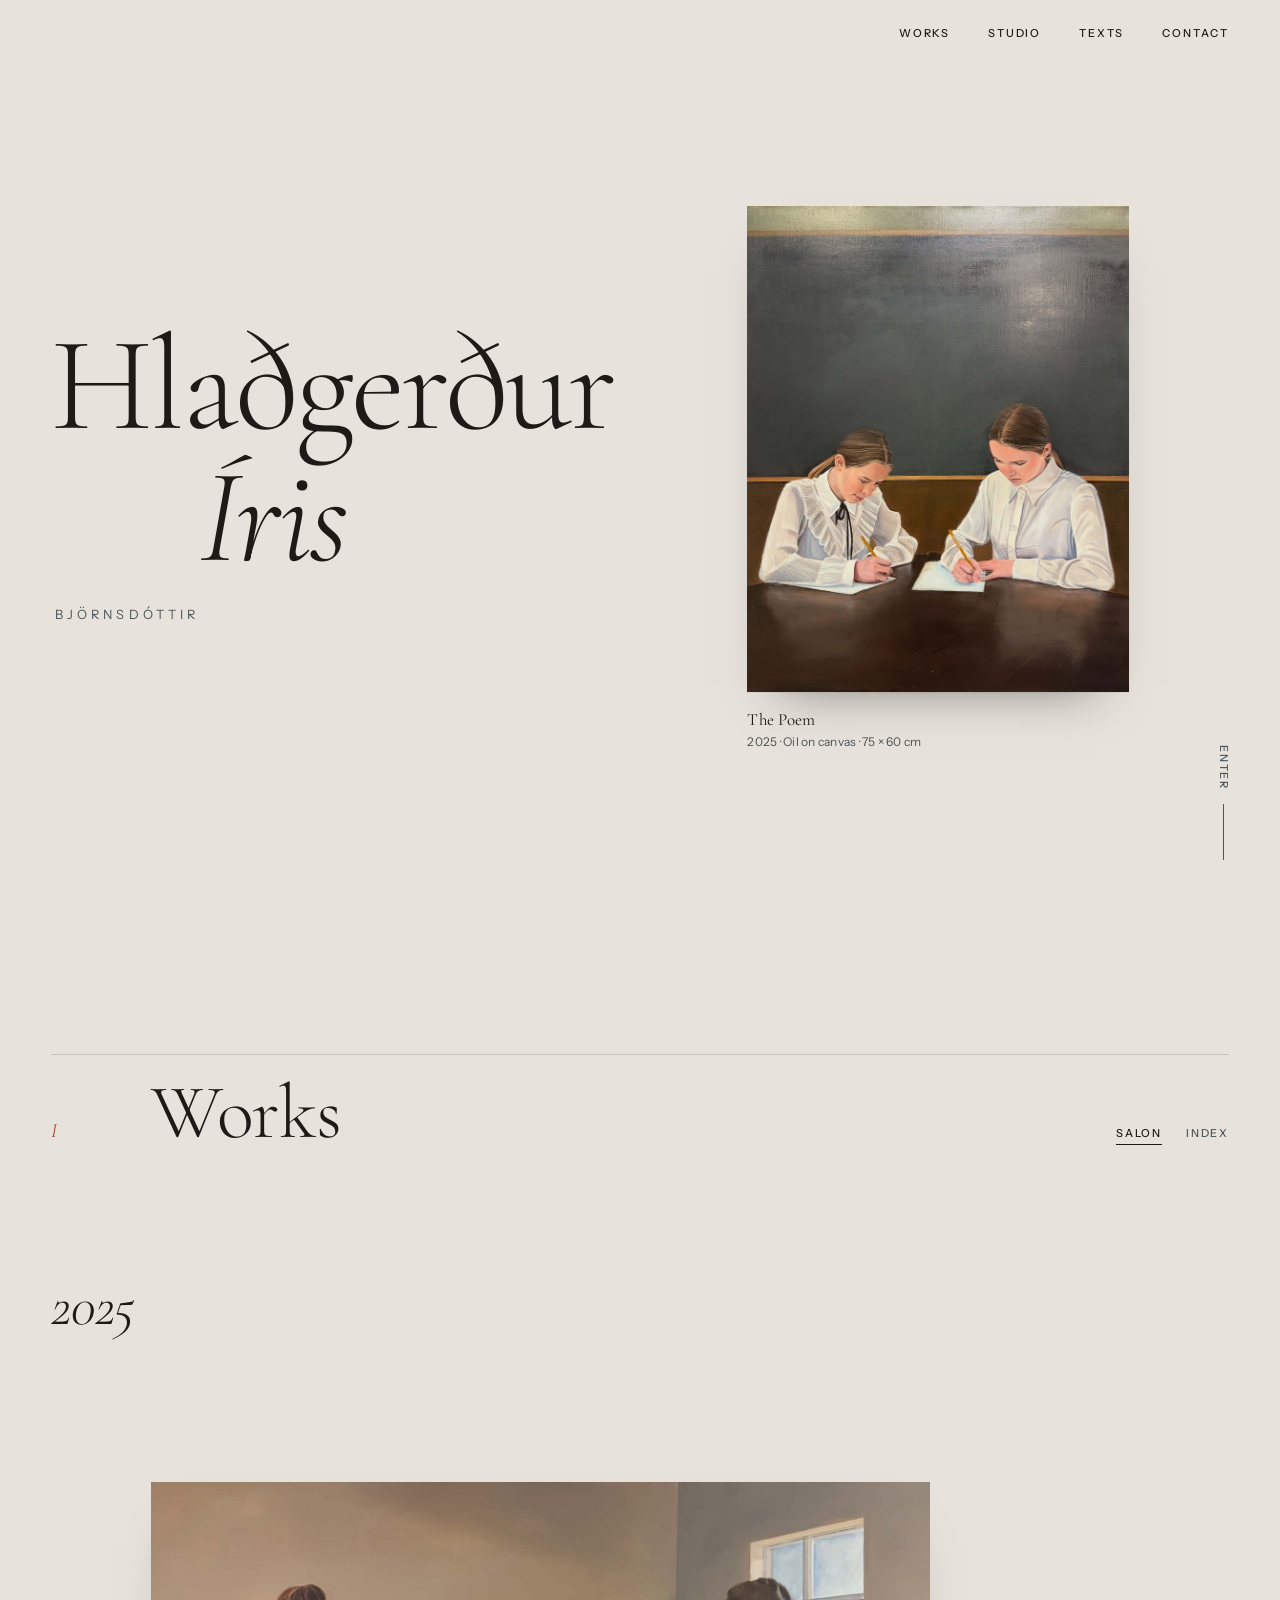
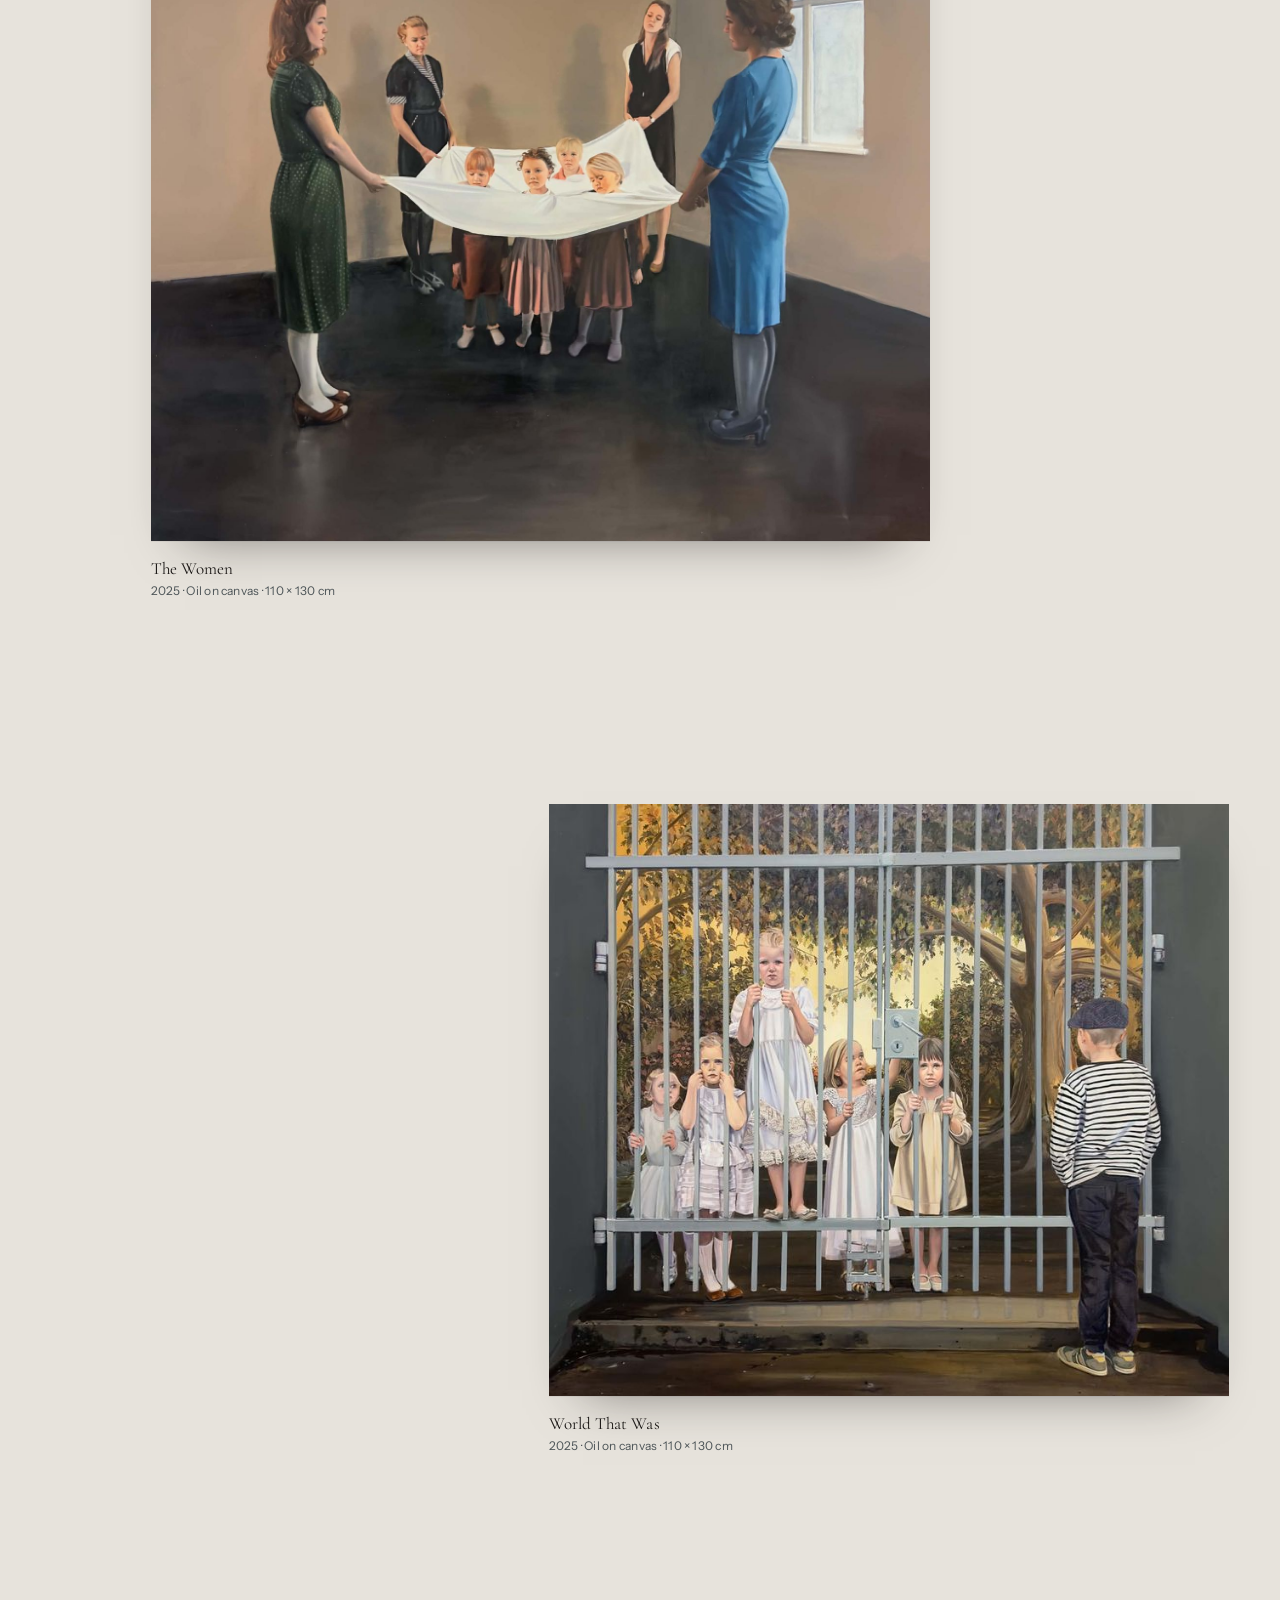
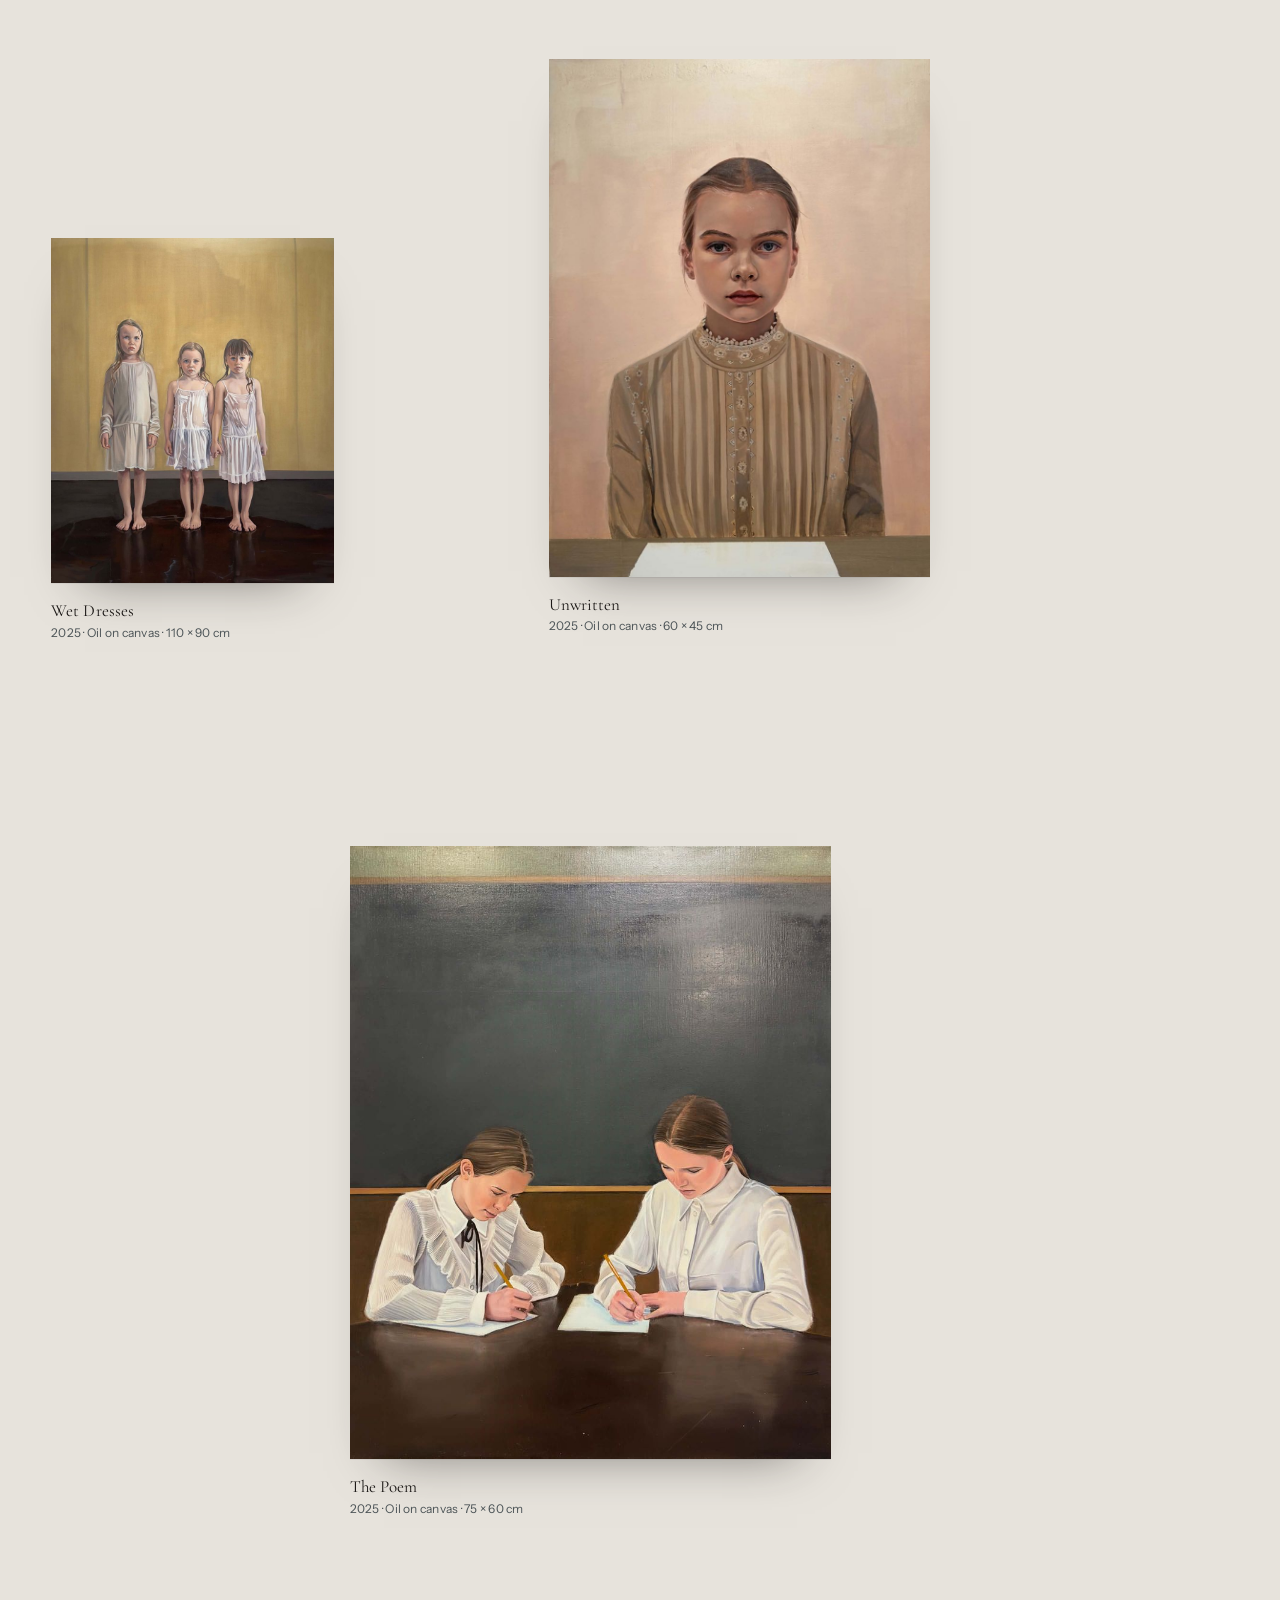
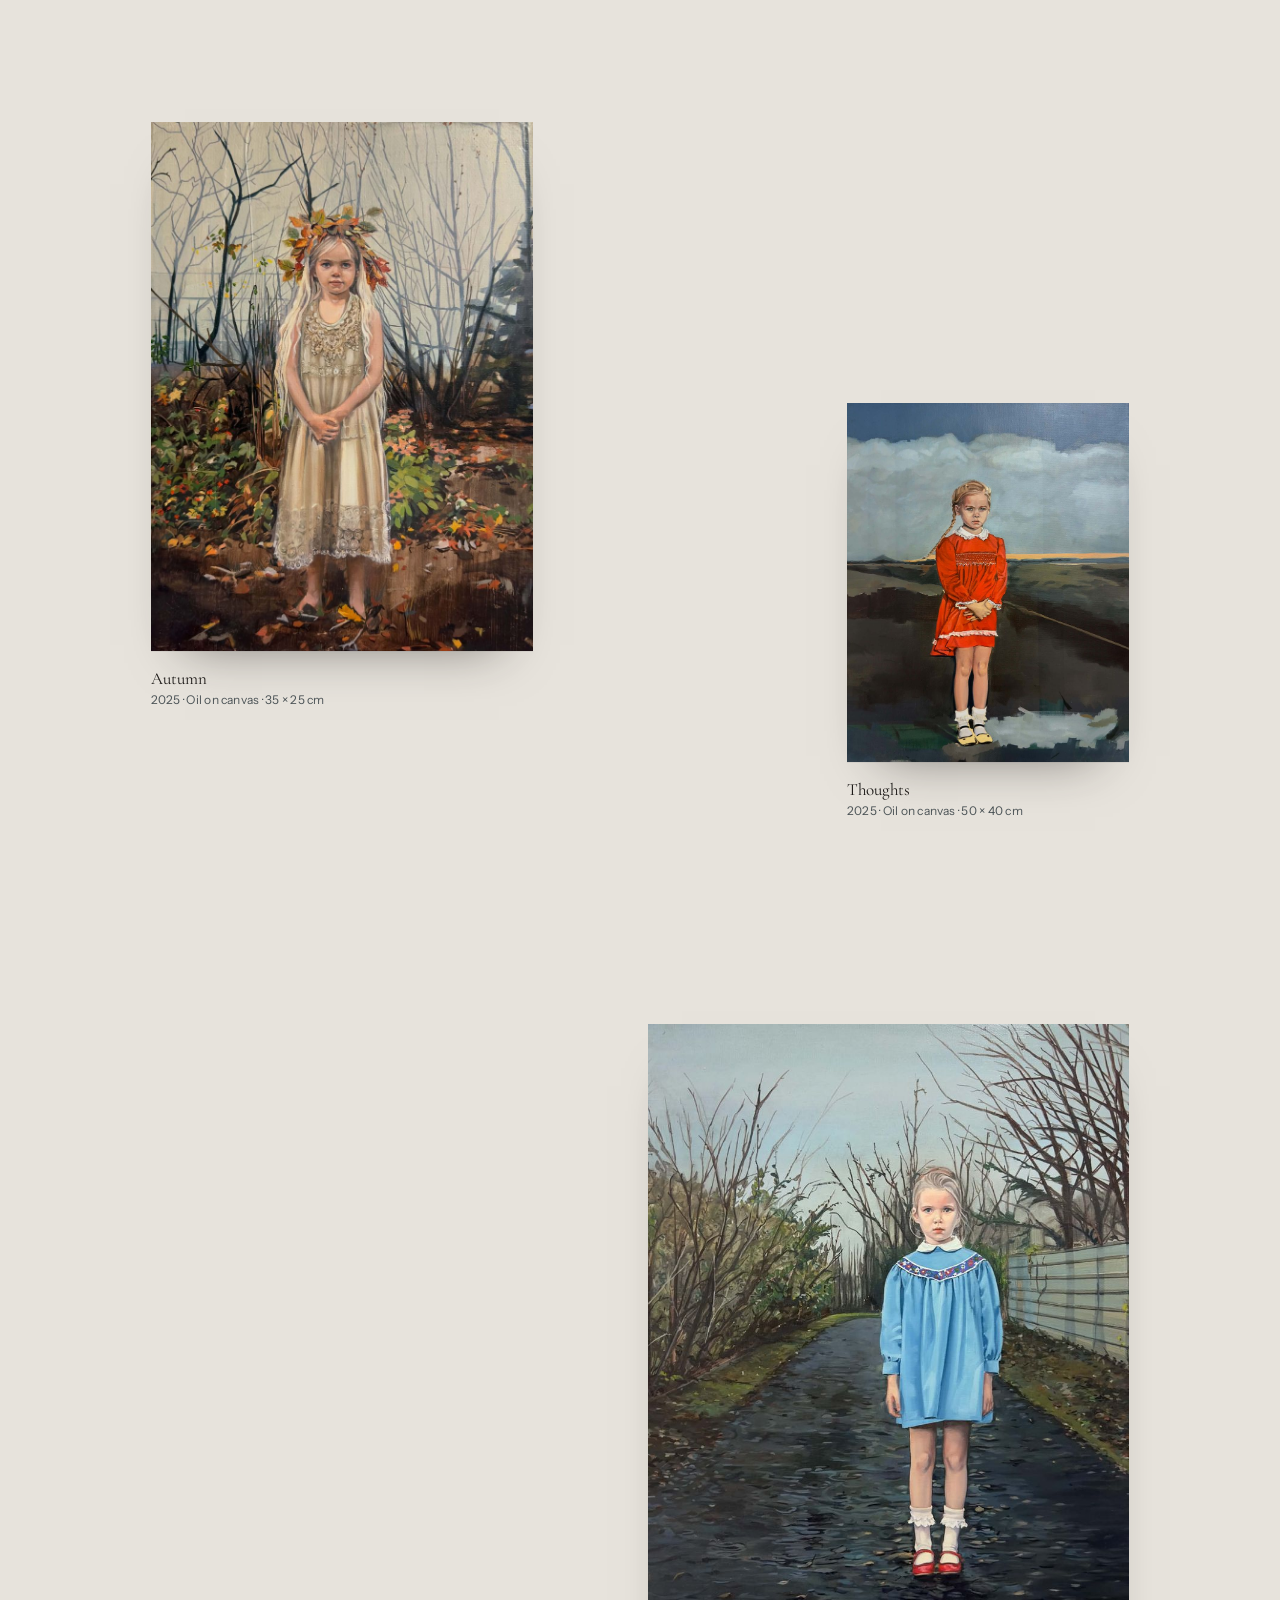
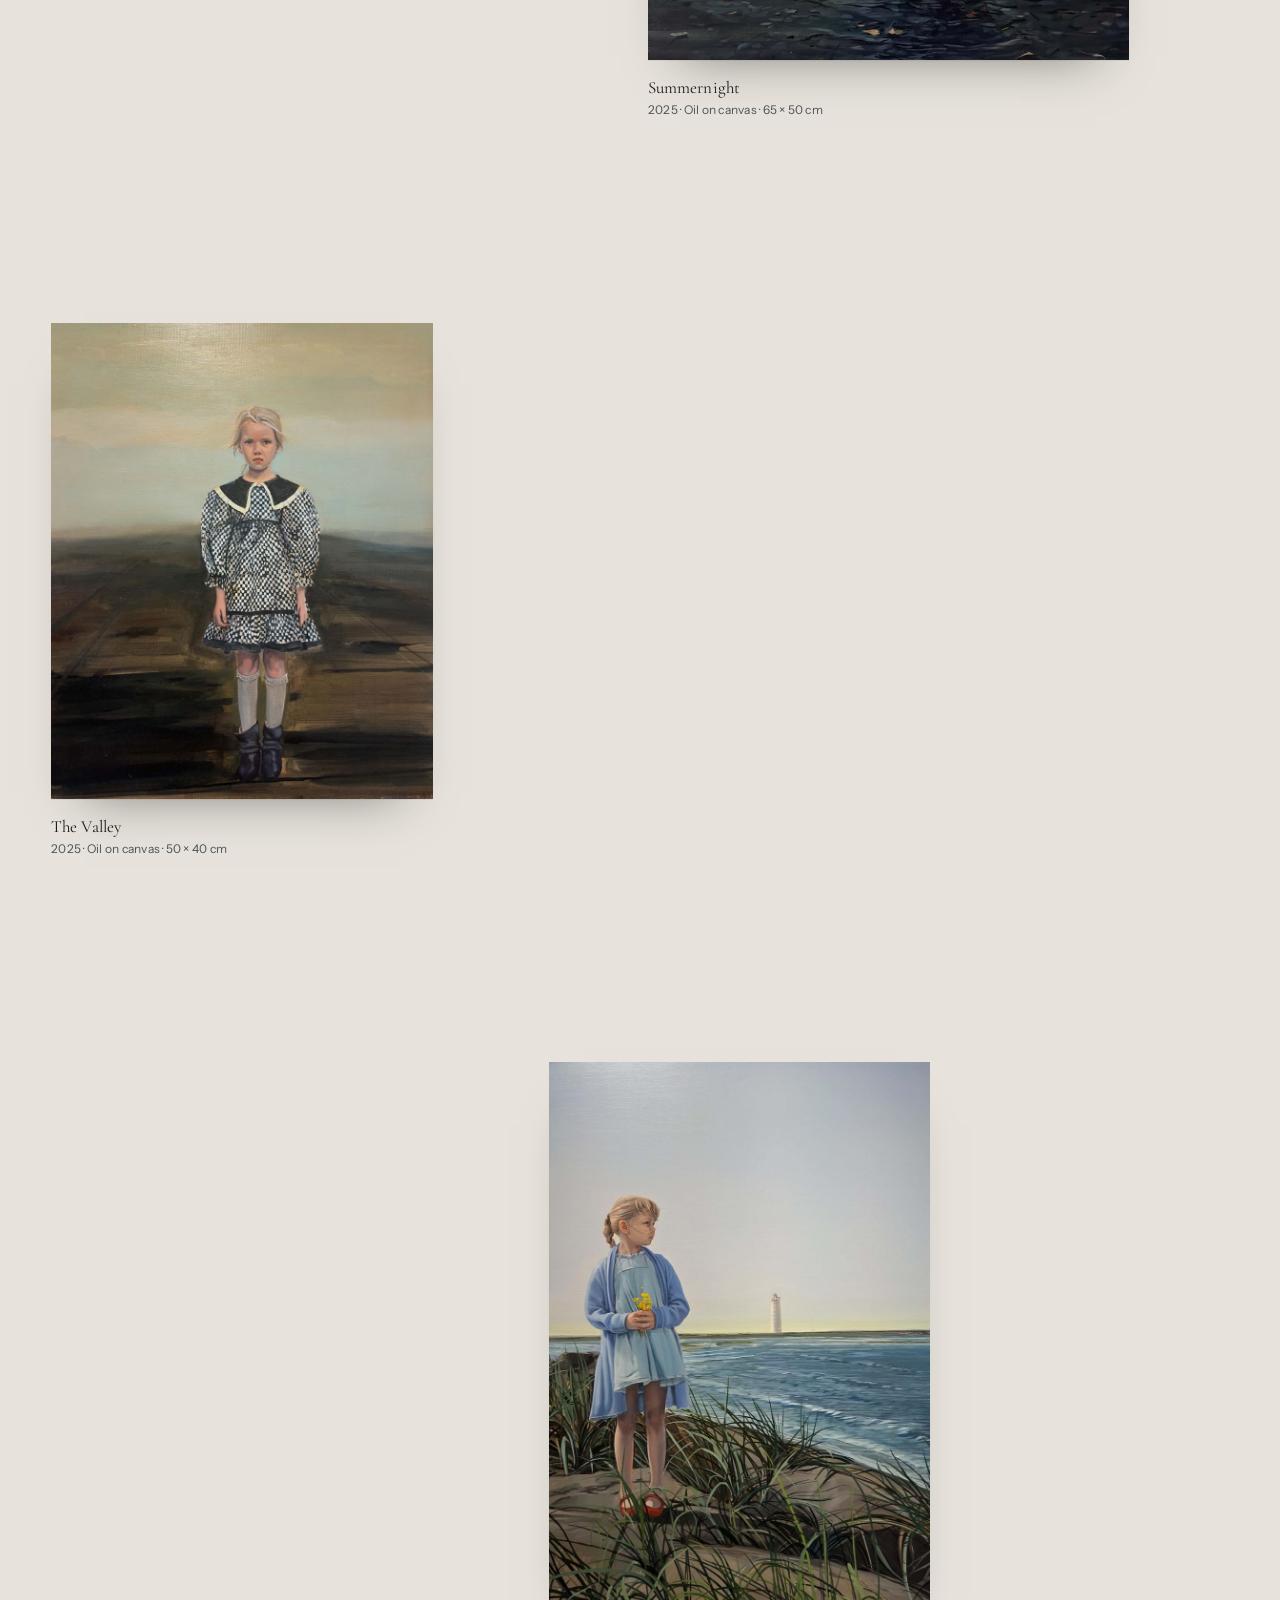
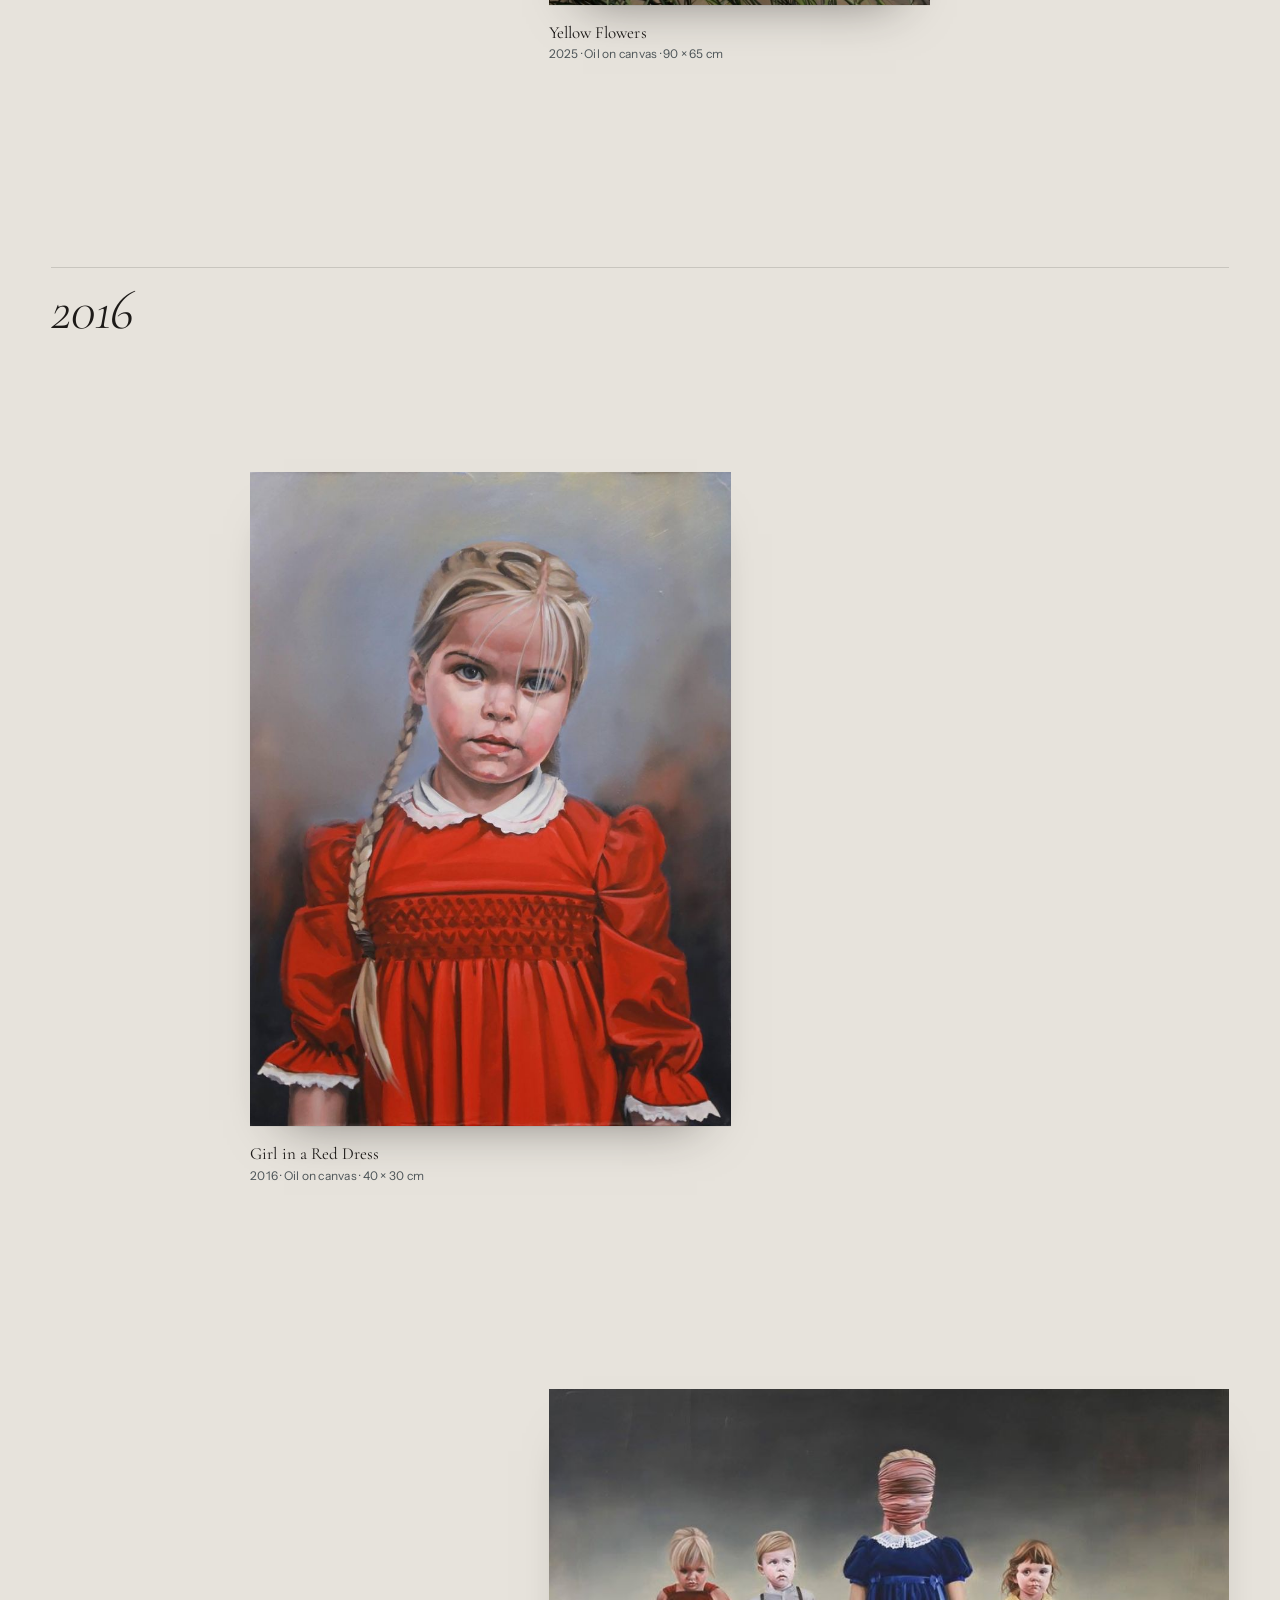
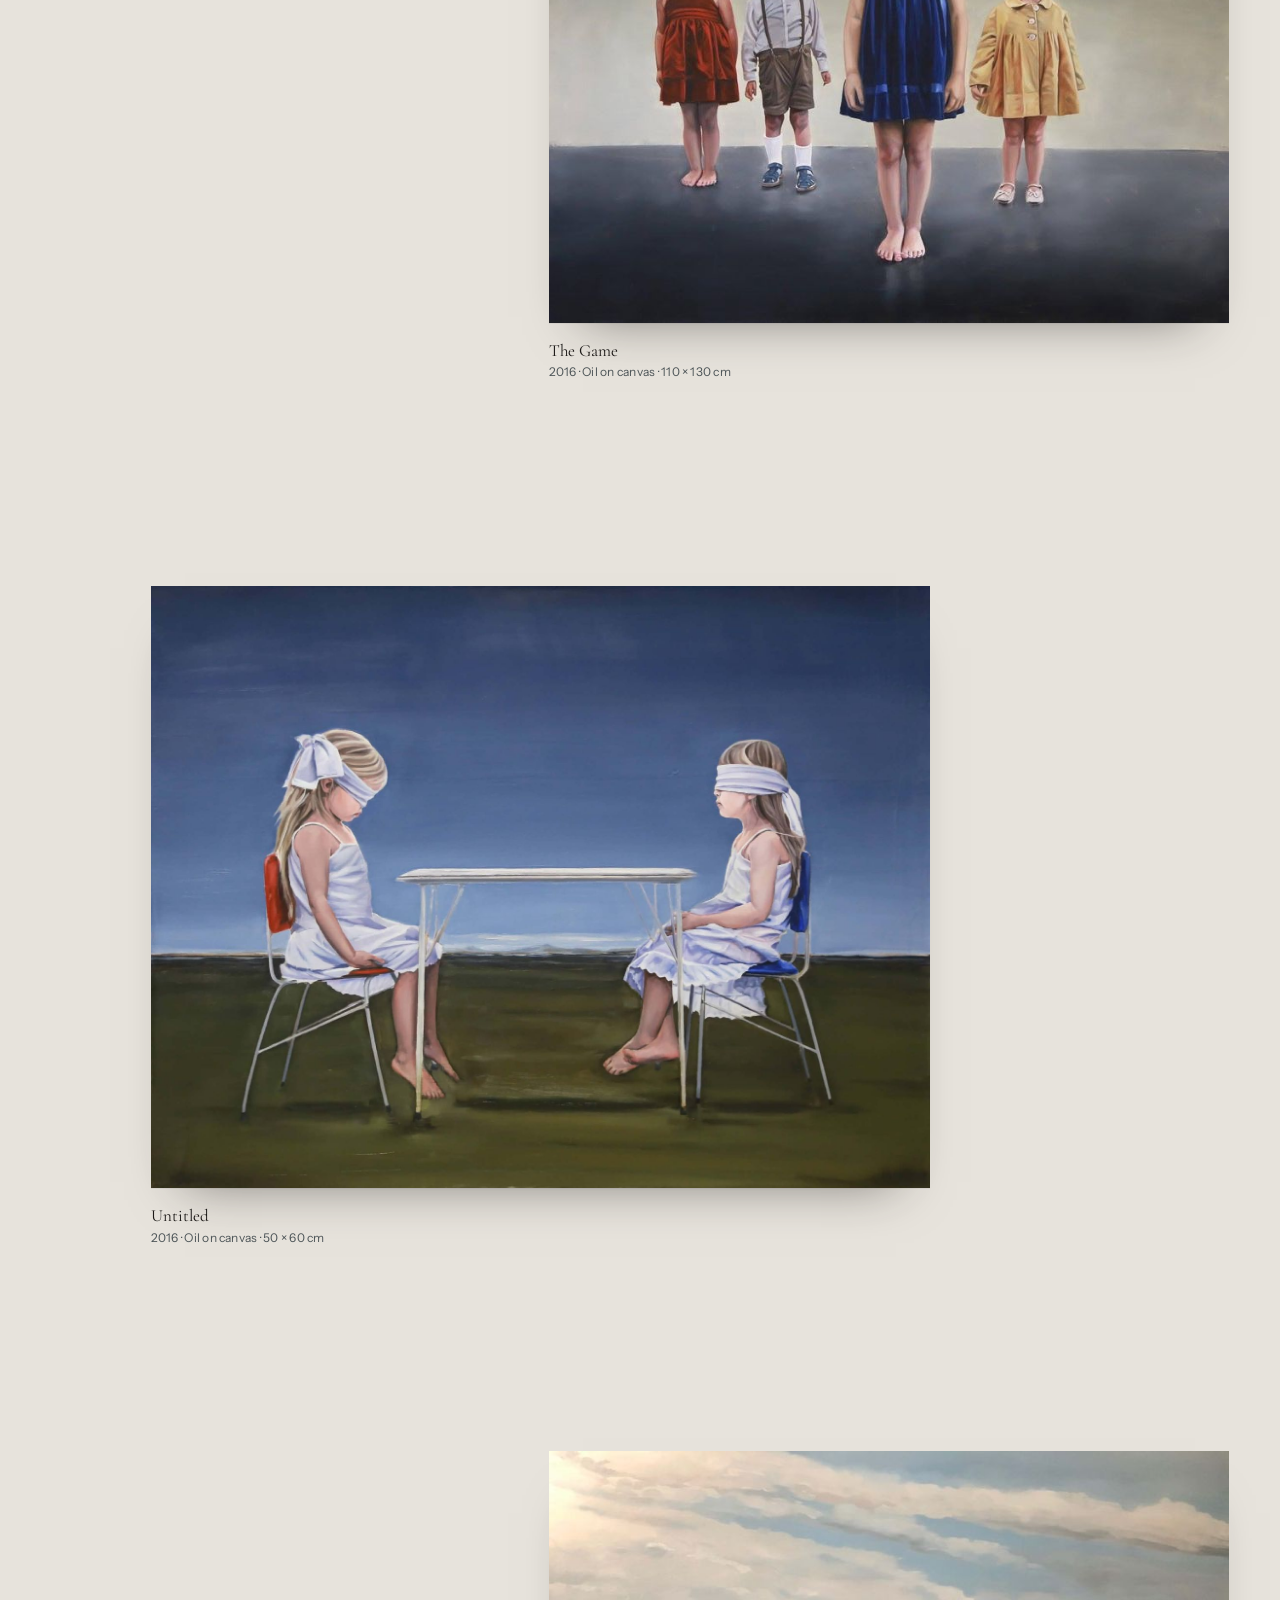
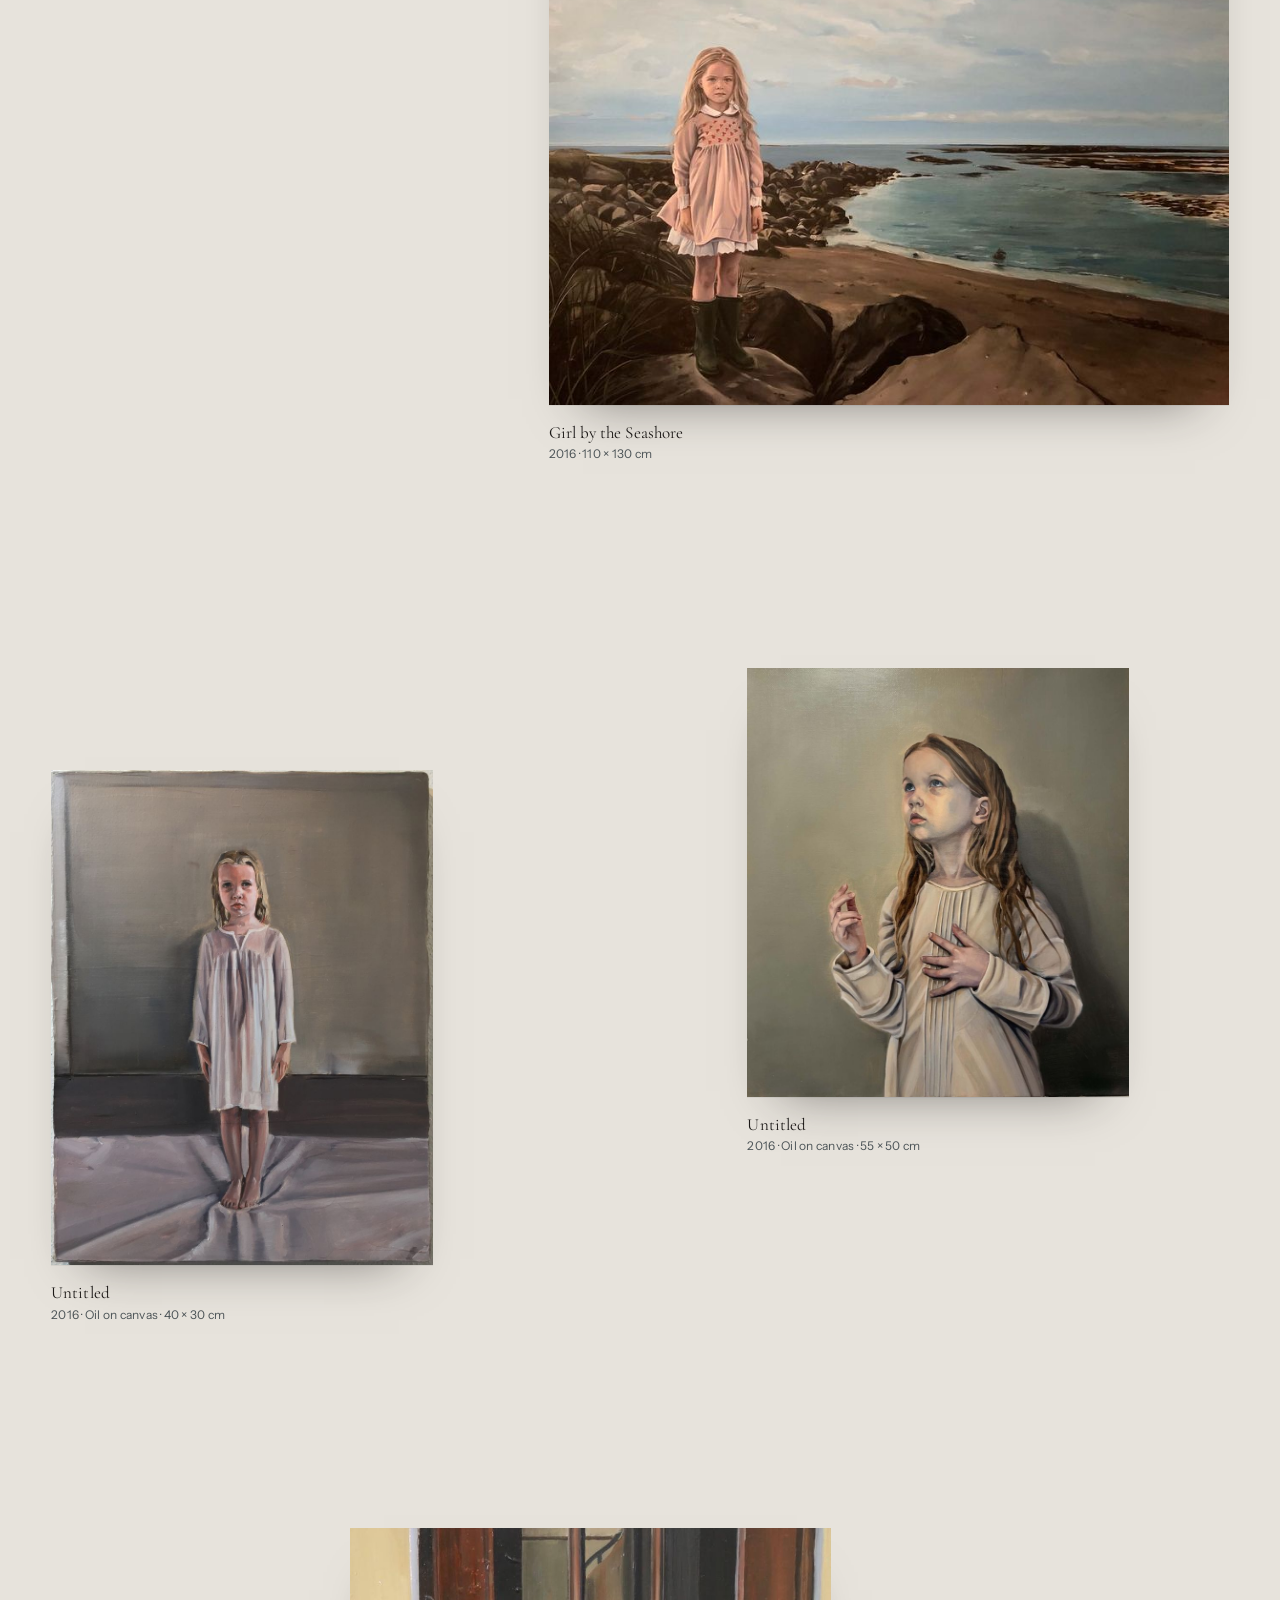
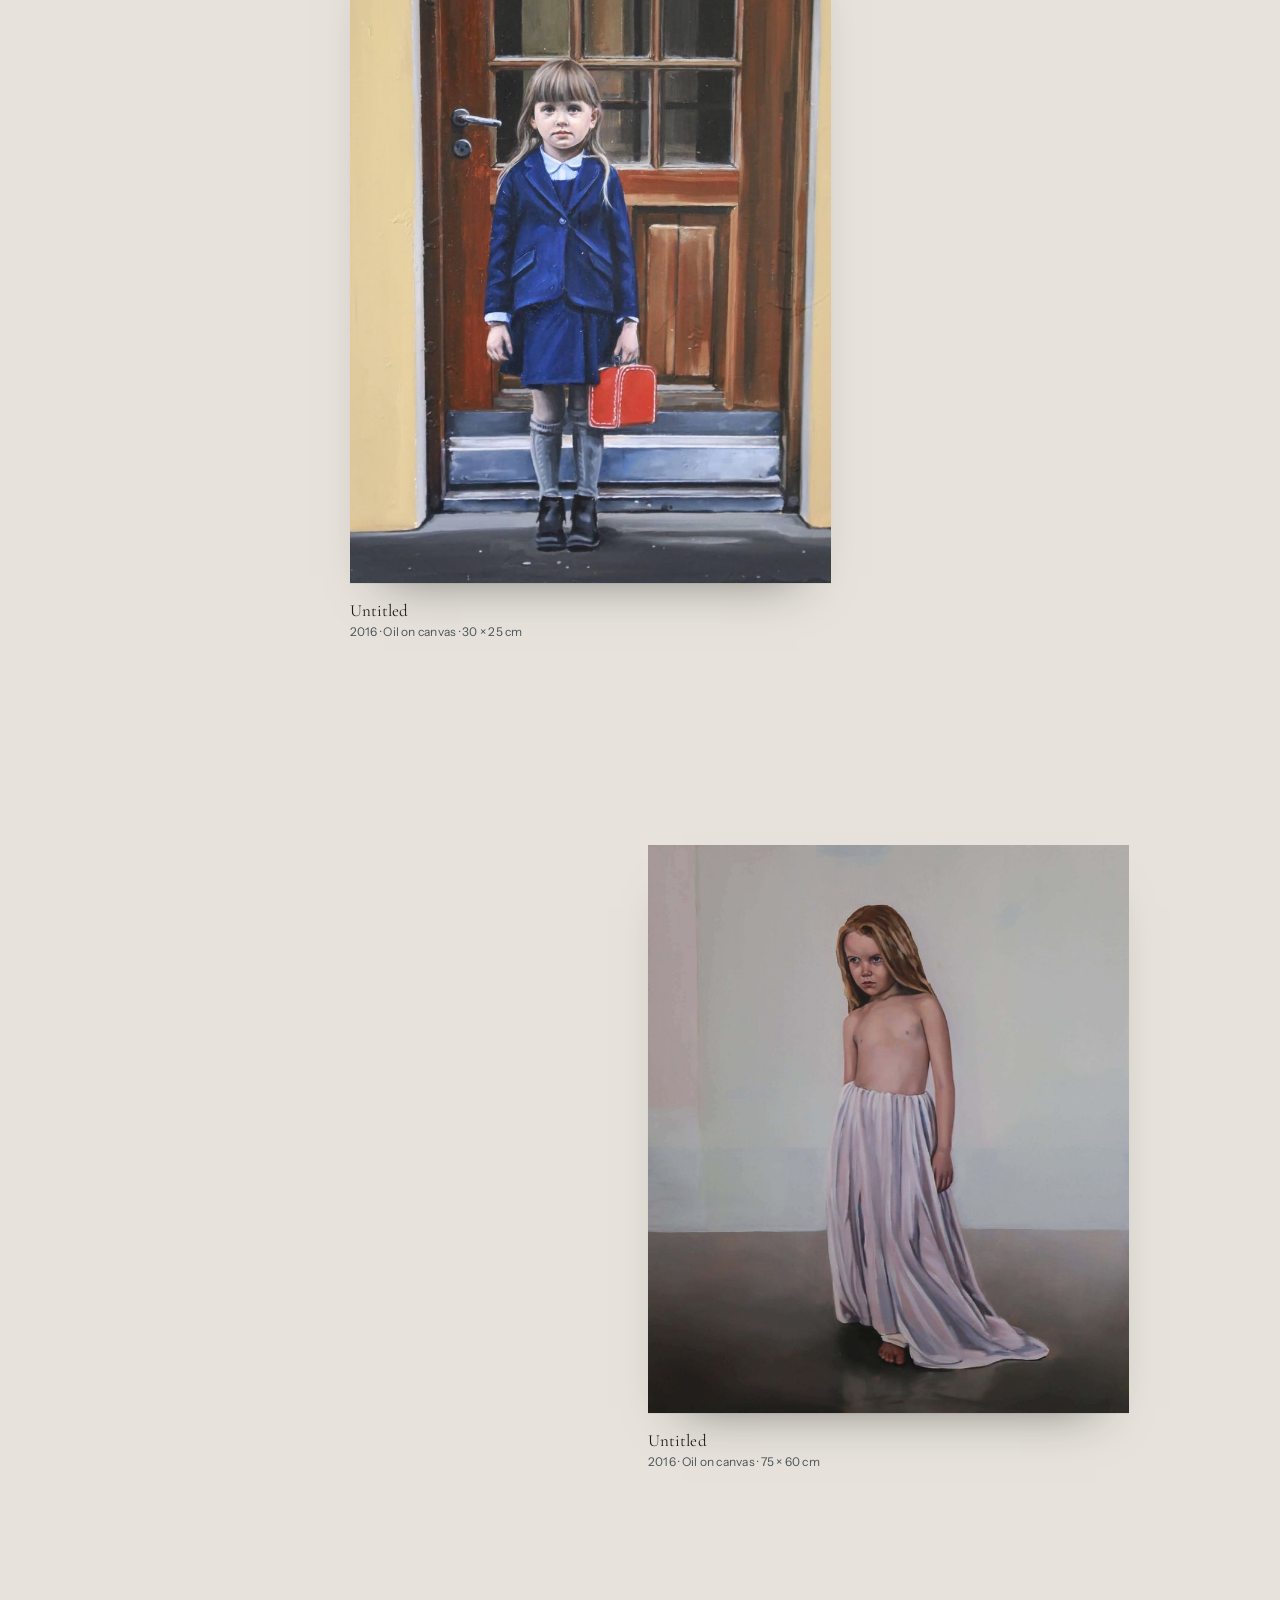
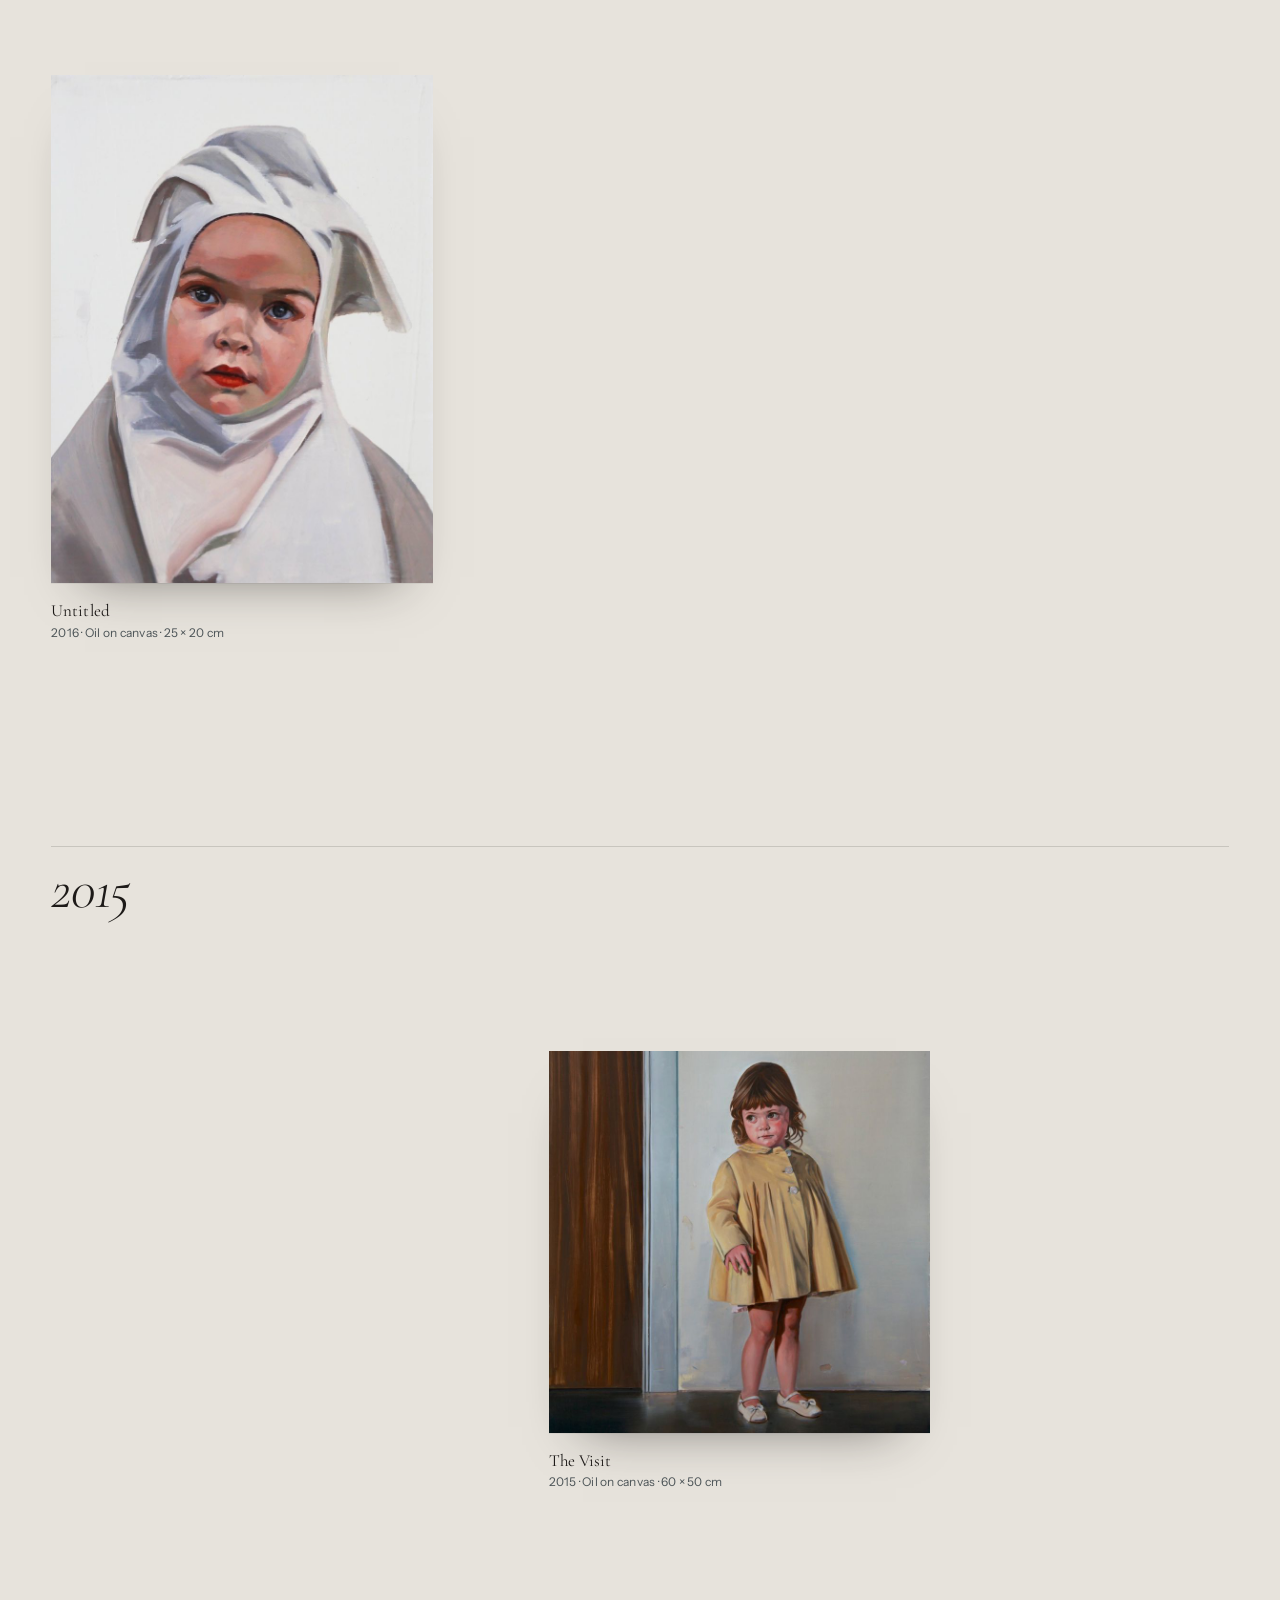
<file: index.html>
<!doctype html>
<html lang="en">
<head>
  <meta charset="utf-8">
  <meta name="viewport" content="width=device-width, initial-scale=1">
  <title>Hlaðgerður Íris — Paintings</title>
  <meta name="description" content="Hlaðgerður Íris Björnsdóttir — Icelandic artist. Portfolio of paintings, exhibitions and contact.">
  <meta name="theme-color" content="#e7e3dc">
  <link rel="icon" href="assets/favicon.svg" type="image/svg+xml">
  <meta property="og:title" content="Hlaðgerður Íris — Paintings">
  <meta property="og:image" content="works/2025-the-poem-1600.jpg">

  <link rel="preconnect" href="https://fonts.googleapis.com">
  <link rel="preconnect" href="https://fonts.gstatic.com" crossorigin>
  <link href="https://fonts.googleapis.com/css2?family=Cormorant+Garamond:ital,wght@0,300;0,400;0,500;1,300;1,400&family=Instrument+Sans:wght@400;500&display=swap" rel="stylesheet">
  <link rel="stylesheet" href="assets/style.css">
  <link rel="preload" as="image" href="works/2025-the-poem-800.jpg" imagesrcset="works/2025-the-poem-800.jpg 800w, works/2025-the-poem-1600.jpg 1600w" imagesizes="(min-width: 900px) 34vw, 78vw">
</head>
<body>
  <a class="skip" href="#works">Skip to the paintings</a>

  <header class="bar">
    <nav class="bar__nav" aria-label="Main">
      <a href="#works">Works</a>
      <a href="#studio">Studio</a>
      <a href="#texts">Texts</a>
      <a href="#contact">Contact</a>
    </nav>
  </header>

  <main id="top">

    <!-- ——— Opening ——— -->
    <section class="hero" aria-labelledby="name">
      <h1 class="hero__name" id="name">
        <span class="l1"><span>Hlaðgerður</span></span>
        <span class="l2"><em>Íris</em></span>
        <span class="l3">Björnsdóttir</span>
      </h1>


      <figure class="hero__work">
        <button class="frame" data-open="0" data-src="2025-the-poem" aria-label="View The Poem">
          <img src="works/2025-the-poem-800.jpg"
               srcset="works/2025-the-poem-800.jpg 800w, works/2025-the-poem-1600.jpg 1600w"
               sizes="(min-width: 900px) 34vw, 78vw"
               width="1600" height="2038"
               alt="Two girls in white blouses writing at a desk before a green blackboard">
        </button>
        <figcaption class="label" id="hero-label"></figcaption>
      </figure>

      <a class="hero__cue" href="#works"><span>Enter</span></a>
    </section>

    <!-- ——— Works ——— -->
    <section class="works" id="works" aria-labelledby="works-h">
      <div class="section-head">
        <p class="section-no">I</p>
        <h2 id="works-h">Works</h2>
        <div class="view-switch" role="group" aria-label="How to show the works">
          <button type="button" data-view="salon" aria-pressed="true">Salon</button>
          <button type="button" data-view="index" aria-pressed="false">Index</button>
        </div>
      </div>

      <div class="salon" id="salon"></div>
      <div class="index" id="index" hidden></div>
    </section>

    <!-- ——— Studio ——— -->
    <section class="studio" id="studio" aria-labelledby="studio-h">
      <div class="section-head">
        <p class="section-no">II</p>
        <h2 id="studio-h">Studio</h2>
      </div>

      <div class="studio__grid">
        <figure class="ph ph--a">
          <img src="studio/artist-1.jpg" width="1270" height="1836" loading="lazy"
               alt="Hlaðgerður Íris crouching in her studio in front of her paintings">
        </figure>
        <figure class="ph ph--b">
          <img src="studio/in-progress.jpg" width="1360" height="2038" loading="lazy"
               alt="The artist's hand with a fine brush, painting a girl behind a gate">
          <figcaption>Work in progress</figcaption>
        </figure>
        <figure class="ph ph--c">
          <img src="studio/studio.jpg" width="1400" height="934" loading="lazy"
               alt="Hlaðgerður Íris at her worktable, surrounded by canvases">
        </figure>
        <figure class="ph ph--d">
          <img src="studio/artist-2.jpg" width="1284" height="1752" loading="lazy"
               alt="Portrait of Hlaðgerður Íris smiling, children's drawings on the wall behind her">
        </figure>
        <figure class="ph ph--e">
          <img src="studio/portrait.jpg" width="512" height="620" loading="lazy"
               alt="Black-and-white portrait of Hlaðgerður Íris, photographs of her paintings pinned up behind her">
        </figure>
        <figure class="ph ph--f">
          <img src="studio/exhibition.jpg" width="1600" height="1200" loading="lazy"
               alt="Hlaðgerður Íris standing beside two large portraits on easels: a girl with a flower wreath and a boy in a fur-lined hood, both in Icelandic wool sweaters">
        </figure>
      </div>

      <div class="cv">
        <div class="cv__block">
          <h3>Solo exhibitions</h3>
          <ol>
            <li><time>2025</time><span><i>Sotto un cielo immobile</i>, DDProject Gallery, Varese, Italy</span></li>
            <li><time>2016</time><span><i>Doppia Visione</i>, Duet Gallery, Varese, Italy</span></li>
            <li><time>2014</time><span><i>Einsögn</i>, Listamenn Gallerí, Reykjavík</span></li>
            <li><time>2010</time><span><i>Malinconia</i>, Duet Gallery, Varese, Italy</span></li>
            <li><time>2007</time><span><i>Tvísýna</i>, Reykjanes Art Museum, Reykjanesbær</span></li>
            <li><time>2006</time><span><i>Þáliðin nútíð</i>, Gallery Turpentine, Reykjavík</span></li>
          </ol>
        </div>

        <div class="cv__block">
          <h3>Group exhibitions</h3>
          <ol>
            <li><time>2025</time><span><i>Listakonur í Landsbankanum</i>, Landsbankinn, Iceland</span></li>
            <li><time>2023</time><span><i>Sköpun bernskunnar</i>, Akureyri Art Museum, Iceland</span></li>
            <li><time>2020</time><span><i>Allt sem sýnist</i>, Kjarvalsstaðir, Reykjavík</span></li>
            <li><time>2016</time><span><i>Mannfélagið</i>, Reykjanes Art Museum, Iceland</span></li>
            <li><time>2015</time><span><i>Kvennaveldið: konur og kynvitund</i>, Reykjanes Art Museum, Iceland</span></li>
            <li><time>2015</time><span><i>Nýmálað II</i>, Kjarvalsstaðir, Reykjavík</span></li>
            <li><time>2015</time><span><i>Portrait Nu!</i>, The Museum of National History, Hillerød, Denmark</span></li>
            <li><time>2014</time><span><i>Íslensk portrett</i>, Center for Visual Arts, Akureyri Art Museum, Iceland</span></li>
            <li><time>2013</time><span><i>Augliti til auglitis</i>, ASÍ Art Museum, Reykjavík</span></li>
            <li><time>2013</time><span><i>Portræt Nu!</i>, The Museum of National History, Hillerød, Denmark</span></li>
            <li><time>2009</time><span><i>Caleidoscopio</i>, Duet Gallery, Varese, Italy</span></li>
            <li><time>2008</time><span><i>Tomorrow Always Belongs to Us</i>, Göteborgs Konsthall, Sweden</span></li>
            <li><time>2007</time><span><i>Falinn fjársjóður</i>, Kjarvalsstaðir, Reykjavík</span></li>
            <li><time>2007</time><span><i>7db, 7 Days Brunch</i>, Basel, Switzerland</span></li>
            <li><time>2007</time><span><i>The Saga Spirit Alive</i>, Trygve Lie Gallery, New York, USA</span></li>
            <li><time>2006</time><span><i>Eitthvað fallegt</i>, Gallery Turpentine, Reykjavík</span></li>
            <li><time>2006</time><span><i>Málverkið eftir 1980</i>, National Gallery of Iceland, Reykjavík</span></li>
            <li><time>2005</time><span><i>Forces de la terre – Forces de l’esprit</i>, Gallery Sofitel, Strasbourg, France</span></li>
            <li><time>2005</time><span><i>Sagandi</i>, Gallery Sævar Karl, Reykjavík</span></li>
            <li><time>2005</time><span>KFL Group, Hafnarfjörður</span></li>
            <li><time>2005</time><span>Gallery Turpentine, Reykjavík</span></li>
            <li><time>2004</time><span>Listhús Reykjavíkur, Reykjavík</span></li>
            <li><time>2004</time><span><i>Sumardagur</i>, LÁ Art Museum, Hveragerði</span></li>
          </ol>
        </div>

        <div class="cv__block">
          <h3>Education</h3>
          <ol>
            <li><time>1999–2002</time><span>Iceland University of the Arts, Fine Art</span></li>
            <li><time>2001</time><span>Accademia di Belle Arti, Rome</span></li>
            <li><time>2001</time><span>ARS Seminar, Helsinki</span></li>
            <li><time>1998</time><span>Fjölbrautaskólinn í Breiðholti, Art Department</span></li>
          </ol>

          <h3>Selected publications</h3>
          <ol>
            <li><time>2025</time><span><i>Sotto un cielo immobile</i>, exhibition catalogue, text by Linda Conconi, DDProject Gallery, Varese</span></li>
            <li><time>2023</time><span><i>Sköpun bernskunnar 2015–2024</i>, exhibition catalogue, Akureyri Art Museum</span></li>
            <li><time>2015</time><span><i>Kvennaveldið: konur og kynvitund</i>, exhibition catalogue, Reykjanes Art Museum</span></li>
            <li><time>2015</time><span><i>Nýmálað / Just Painted</i>, exhibition catalogue, Reykjavík Art Museum</span></li>
            <li><time>2008</time><span><i>A Good Idea</i>, exhibition catalogue, text by Mika Hannula, Göteborgs Konsthall, Sweden</span></li>
            <li><time>2007</time><span><i>Artinvestor 06/2007</i>, “Coole Kunst des Nordens”, Focus: Emerging Artists, Germany</span></li>
            <li><time>2007</time><span><i>Kart og Kompass</i>, spring 2007, The Norwegian Seamen’s Church, New York</span></li>
            <li><time>2007</time><span><i>Tvísýna</i>, exhibition catalogue, Reykjanes Art Museum</span></li>
            <li><time>2006</time><span><i>Málverkið eftir 1980</i>, exhibition catalogue, National Gallery of Iceland</span></li>
          </ol>

          <h3>Writing</h3>
          <ol>
            <li><time>2016</time><span><a href="resources/teirra-til-ad-gera-uppreisn-gegn.pdf" target="_blank" rel="noopener"><i>Þeirra til að gera uppreisn gegn</i></a> <small>PDF</small></span></li>
          </ol>
        </div>
      </div>
    </section>

    <!-- ——— Texts ——— -->
    <section class="texts" id="texts" aria-labelledby="texts-h">
      <div class="section-head">
        <p class="section-no">III</p>
        <h2 id="texts-h">Texts</h2>
      </div>

      <blockquote class="pull">
        <p>“Her art is best described as poetically realistic: rooted in reality, yet at the same time soaked in emotion and imagination.”</p>
        <cite>Linda Conconi</cite>
      </blockquote>

      <article class="essay" aria-labelledby="essay-1">
        <header class="essay__head">
          <h3 id="essay-1"><i>Sotto un cielo immobile</i></h3>
          <p class="essay__by">Linda Conconi</p>
          <p class="essay__src">Exhibition catalogue, DDProject Gallery, Varese, 2025</p>
        </header>
        <div class="essay__body">
          <p>This exhibition invites us to step into the intimate and evocative world of an artist whose portraits are not merely representations, but profound personal reflections of the emotional and cultural landscape she inhabits. Through each canvas, we are offered a glimpse into her life experience, woven together with quiet intensity. It is a world shaped by memory, identity, and a profound connection to the territory, where art becomes a mirror of life and feeling.</p>
          <p>Her process does not begin with brushstrokes, but with photographs: she takes the images herself and chooses the clothing as well as the props, thus shaping the scene with precise intention.</p>
          <details>
            <summary><span class="more">Read the full text</span><span class="less">Show less</span></summary>
            <p>Her subjects are real children: her own, those of friends and family, neighbors from her own community, who are portrayed with a sense of calm introspection. Never posed or theatrical, but captured in moments of stillness and subtle emotion. Never generic representations of childhood, but rather intimate glimpses into lives she deeply knows.</p>
            <p>The settings in her paintings often blend reality with imagination. While some backgrounds are entirely fictional, others are drawn from real places—her garden, her home, the sea nearby. The key being not to rigidly reproduce a location, but an emotional truth.</p>
            <p>She paints places she knows and loves, sometimes altering them to fit the mood of the work. There is no contradiction here: even when transformed, these spaces remain rooted in her actual experience. Her bond with them is palpable.</p>
            <p>Depicting little girls is a choice she connects to the purity and innocence of childhood. She affirms it might well be the unconscious result of being a female who was lucky enough to grow up surrounded by strong women.</p>
            <p>Her artistic journey began at a young age. She happened to discover her father’s abandoned paintings in the attic and hence learned he had once dreamed of becoming an artist himself. A revelation that deeply affected her.</p>
            <p>In a way, ever since she was a child, she felt urged to commit to art—not just as passion, but perhaps also as a form of redemption, a way of pursuing a dream that had been set aside.</p>
            <p>Her grandmothers played a crucial role too, taking her to galleries and introducing her to the works of Icelandic masters. Their influence, along with the poetry (Jónas Hallgrímsson and Davíð Stefánsson frá Fagraskógi) and literature (Halldór Laxness, Gunnar Gunnarsson and Knut Hamsun) of her homeland, shaped her sensibility and anchored her vision.</p>
            <p>One of her grandmothers once told her she was “born old”, as she was a child with deep sensitivity and a strong connection to family and territory. These values are her compass, in life and in art.</p>
            <p>The fact of having her first child at a young age kept her close to home, and this rootedness is reflected in her art.</p>
            <p>The connection to the territory is an integral part of her identity as a Nordic artist. In fact, like many of them, she is profoundly attached to her cultural and geographic heritage. Like Edvard Munch or Odd Nerdrum, she draws strength from them.</p>
            <p>Her studio is in her home, and her creative process is slow, intuitive, and intensely tied to her surroundings. While some paintings develop quickly, others are set aside for months or years before she gets back to them. The rhythm of her works mirrors the rhythms of her life.</p>
            <p>Her paintings are not created with a destination in mind. They are not made to be gifted or exhibited. They exist because they must, because they are the result of a life lived with intensity, reflection and love. In painting her children, she learns from them. Just as she learns more profoundly about them.</p>
            <p>Each canvas is a dialogue, a discovery, a mirror.</p>
            <p>Her art is best described as poetically realistic: rooted in reality, yet at the same time soaked in emotion and imagination. We come across a world we are invited to enter, not to merely observe, but to actually—thoroughly—feel.</p>
          </details>
          <details lang="it" class="essay__alt">
            <summary><span class="more">Testo originale in italiano</span><span class="less">Chiudi</span></summary>
            <p>Questa mostra ci invita a entrare nel mondo intimo ed evocativo di un’artista i cui ritratti non sono semplici rappresentazioni, ma profonde riflessioni personali sul paesaggio emotivo e culturale che ella abita. Attraverso ogni tela, ci viene offerto uno sguardo sulla sua esperienza di vita, intessuta con quieta intensità. È un mondo plasmato dalla memoria, dall’identità e da una profonda connessione con il territorio, dove l’arte diventa specchio della vita e del sentimento.</p>
            <p>Il suo processo non inizia con i pennelli, ma con le fotografie: è lei stessa a scattarle, scegliendo con cura gli abiti e gli oggetti di scena, costruendo così la composizione con precisa intenzione. I suoi soggetti sono bambini reali: i propri figli, quelli di amici e familiari, i vicini della sua comunità, ritratti con un senso di calma e introspezione. Mai in posa o teatrali, ma colti in momenti di quiete e di sottile emozione. Non rappresentazioni generiche dell’infanzia, bensì intime rivelazioni di vite che conosce a fondo.</p>
            <p>Gli sfondi dei suoi dipinti spesso fondono realtà e immaginazione. Alcuni sono interamente frutto della fantasia, altri tratti da luoghi reali — il suo giardino, la sua casa, il mare. L’obiettivo non è riprodurre rigidamente un luogo, ma esprimerne una verità emotiva. Dipinge luoghi che conosce e ama, talvolta modificandoli per adattarli all’atmosfera dell’opera. Non vi è contraddizione: anche quando trasformati, questi spazi restano radicati nella sua esperienza reale. Il suo legame con essi è palpabile.</p>
            <p>La scelta di raffigurare per lo più bambine è legata, per lei, alla purezza e all’innocenza dell’infanzia. Afferma che potrebbe essere il risultato dell’inconscio dell’essere una donna cresciuta in mezzo a figure femminili forti.</p>
            <p>Il suo percorso artistico è iniziato in giovane età. Scoprì per caso, nella soffitta di casa, alcuni quadri abbandonati del padre e apprese così che anche lui, un tempo, aveva sognato di diventare artista. Una rivelazione che la segnò profondamente. In un certo senso, sin da bambina sentì l’urgenza di dedicarsi all’arte — non solo come passione, ma forse anche come forma di riscatto, un modo per portare avanti un sogno rimasto sospeso.</p>
            <p>Anche le nonne ebbero un ruolo fondamentale, portandola a visitare gallerie e introducendola alle opere dei maestri islandesi. La loro influenza, insieme alla poesia (di Jónas Hallgrímsson e Davíð Stefánsson frá Fagraskógi) e alla letteratura (di Halldór Laxness, Gunnar Gunnarsson e Knut Hamsun) della sua terra, ha plasmato la sua sensibilità e ancorato la sua visione. Una di loro le disse un giorno che era “nata vecchia”, per la profonda sensibilità e il forte legame con la famiglia e il territorio che già da bambina la caratterizzavano. Questi valori sono la sua bussola, nella vita e nell’arte.</p>
            <p>Il fatto di aver avuto il suo primo figlio in giovane età l’ha mantenuta vicina a casa, e questo radicamento si riflette profondamente nella sua arte. Il legame con il territorio è parte integrante della sua identità di artista nordica. Come molti suoi conterranei, è profondamente legata al proprio patrimonio culturale e geografico. Come Edvard Munch o Odd Nerdrum, da esso trae forza.</p>
            <p>Il suo studio si trova in casa, e il suo processo creativo è lento, intuitivo e intensamente connesso all’ambiente che la circonda. Alcuni dipinti prendono forma rapidamente; altri vengono accantonati per mesi o anni prima di essere ripresi. Il ritmo delle sue opere rispecchia il ritmo della sua vita.</p>
            <p>I suoi quadri non nascono con una destinazione precisa. Non sono pensati per essere donati o esposti. Esistono perché devono esistere — perché sono il risultato di una vita vissuta con intensità, riflessione e amore. Dipinge i propri figli e, nel farlo, impara da loro. E, al tempo stesso, li conosce più a fondo. Ogni tela è un dialogo, una scoperta, uno specchio.</p>
            <p>La sua arte può essere descritta come poeticamente realistica: radicata nella realtà, eppure intrisa di emozione e immaginazione. Ci troviamo di fronte a un mondo nel quale siamo invitati a entrare — non solo per osservare, ma per sentire davvero, profondamente.</p>
          </details>
        </div>
      </article>

      <article class="essay" aria-labelledby="essay-2" lang="is">
        <header class="essay__head">
          <h3 id="essay-2"><i>Af djúpvisku barnsins</i></h3>
          <p class="essay__sub">Nokkur orð um myndlist Hlaðgerðar Írisar Björnsdóttur</p>
          <p class="essay__by">Aðalsteinn Ingólfsson</p>
          <p class="essay__src" lang="en">In Icelandic</p>
        </header>
        <div class="essay__body">
          <p>Nú þegar listakonan Hlaðgerður Íris Björnsdóttir hefur fest sig rækilega í sessi fyrir nákvæmlegar myndir sínar af börnum og unglingum er ekki úr vegi að grennslast stuttlega fyrir um myndlistarlegar rætur hennar og markmið. Sérstaða hennar í íslensku myndlistarlífi er allnokkur, því telja má á fingrum annarrar handar þá listamenn okkar sem rækja trúnað við ljósmyndatengt raunsæi. Og þeir sem það gera eiga óneitanlega á brattann að sækja í nýjungasæknu myndlistarsamfélaginu. Að auki er Hlaðgerður Íris ein á báti þegar kemur að því að virkja veröld og hugarheim barna til að koma á framfæri listrænum viðhorfum sínum.</p>
          <details>
            <summary><span class="more">Lesa allan textann</span><span class="less">Loka</span></summary>
            <p>Listakonan stendur líka á skjön við myndlistarhefðina í landinu, bæði hvað snertir myndefni sitt og verklag. Óslitið raunsæið sem hún er fulltrúi fyrir er án fordæmis hér. Hins vegar er lærdómsríkt að skoða barnamyndir hennar í ákveðnu íslensku samhengi, nefnilega út frá vinsælum barnaportrettum Gunnlaugs Blöndal annars vegar, hins vegar út frá vatnslitamyndunum af börnum sem Barbara Árnason hóf að gera sér til lífsviðurværis um og eftir 1940. Í báðum tilfellum er sakleysi barnsins til umfjöllunar, rétt eins og hjá Hlaðgerði Íris.</p>
            <p>Tvennt er það hins vegar sem er öðruvísi við olíumálverkin af börnum sem Hlaðgerður Íris hefur sérhæft sig í. Öfugt við fyrirmyndir Gunnlaugs og Barböru eru börn hennar ekki nafngreind og þar með ekki hluti af persónugalleríi ákveðinna fjölskyldna. Sem léttir af listakonunni margvíslegum væntingum aðstandenda. Annað er það, að í myndum hennar af börnum stöndum við andspænis meiru en einskæru sakleysinu. Að því leyti eru myndir hennar framlengingar markverðrar tilhneigingar í tuttugustu aldar myndlist úti í Evrópu, nefnilega að gera barnið – og hið barnslega í víðasta skilningi – að fulltrúa fyrir hrein, ómenguð og fölskvalaus lífsgildi, og tefla þeim í framhaldinu gegn siðmenningu sem hefur spillst og tapað áttum. Þannig birtast börn og hið barnslega í þýska og austurríska expressjónismanum, í COBRA-myndlistinni og uppgjöri alþjóðlegra myndlistarmanna við brjálsemi síðari heimstyrjaldar.</p>
            <p>Af börnunum í myndum Hlaðgerðar Írisar stafar sannarlega sakleysið, en einnig djúp og ævaforn tilvistarleg vitneskja. Sérhvert þessara barna er (oftast) eitt á báti, og í einsemd sinni horfist það svo einarðlega í augu við áhorfandann að honum þykir nóg um, þykir sem flett hafi verið ofan af leyndustu kenndum hans. Sá sem þetta skrifar hefur nokkrum sinnum hengt upp myndir listakonunnar á almannafæri, og jafn oft verið beðinn um að færa þær til, þar sem fólkinu sem umgekkst þær daglega þótti þær of „óþægilegar“, þ.e. of áleitnar og krefjandi.</p>
            <p>Þróunin í myndlist Hlaðgerðar Írisar hefur verið í átt til æ fágaðri tækni annars vegar – vald hennar yfir miðli sínum er nú næsta sjaldgæft, a.m.k. ef horft er til norrænnar myndlistar – hins vegar gerast barnamyndir hennar ívið innhverfari. Augu barna hennar beinast nú ekki alfarið að okkur áhorfendum, oftar en ekki líta þau til einhvers í næsta umhverfi, eða þá inn á við, samanber andlit með lokuð augu eða jafnvel dulur fyrir „sálarspeglinum.“</p>
          </details>
        </div>
      </article>
    </section>

    <!-- ——— Contact ——— -->
    <section class="contact" id="contact" aria-labelledby="contact-h">
      <div class="section-head">
        <p class="section-no">IV</p>
        <h2 id="contact-h">Contact</h2>
      </div>

      <p class="contact__lede">For studio visits, commissions<br>and enquiries about the work.</p>

      <div class="contact__cols">
        <address>
          <h3>Studio</h3>
          <a class="big" href="mailto:hladgerdur.iris@gmail.com">hladgerdur.iris@gmail.com</a>
          <a href="tel:+3548698686">+354 869 8686</a>
        </address>
        <address>
          <h3>Gallery</h3>
          <span>DDProject Gallery</span>
          <span>Vicolo Santa Chiara 4</span>
          <span>Varese, Italy</span>
          <a href="tel:+393388543653">+39 338 854 3653</a>
          <a href="mailto:info@duetart.com">info@duetart.com</a>
        </address>
      </div>
    </section>
  </main>

  <footer class="foot">
    <div class="palette" aria-label="Colours of the site, sampled from the paintings">
      <p class="palette__cap">Colours sampled from the paintings</p>
      <ul>
        <li style="--c:#e7e3dc"><b>Héla</b><i>hoarfrost</i><span>#E7E3DC</span></li>
        <li style="--c:#bbb8b1"><b>Steinn</b><i>stone</i><span>#BBB8B1</span></li>
        <li style="--c:#cfbaa7"><b>Hörund</b><i>skin</i><span>#CFBAA7</span></li>
        <li style="--c:#a3b5bb"><b>Þoka</b><i>fog</i><span>#A3B5BB</span></li>
        <li style="--c:#818d93"><b>Blágrýti</b><i>basalt</i><span>#818D93</span></li>
        <li style="--c:#5f483e"><b>Mold</b><i>earth</i><span>#5F483E</span></li>
        <li style="--c:#3b4448"><b>Fjara</b><i>low tide</i><span>#3B4448</span></li>
        <li style="--c:#1d1a18"><b>Nótt</b><i>night</i><span>#1D1A18</span></li>
        <li style="--c:#aa2c17" class="is-accent"><b>Rauði kjóllinn</b><i>the red dress</i><span>#AA2C17</span></li>
      </ul>
    </div>
    <p class="foot__word" aria-hidden="true">Hlaðgerður</p>
    <p class="foot__small"><span>© Hlaðgerður Íris Björnsdóttir</span><span>All images are the property of the artist</span></p>
  </footer>

  <!-- Viewer -->
  <dialog class="viewer" id="viewer" aria-label="Painting viewer" tabindex="-1">
    <div class="viewer__stage">
      <img class="viewer__img" alt="">
    </div>
    <div class="viewer__label label label--dark" aria-live="polite"></div>
    <button class="viewer__btn viewer__prev" type="button" aria-label="Previous painting"><span>←</span></button>
    <button class="viewer__btn viewer__next" type="button" aria-label="Next painting"><span>→</span></button>
    <button class="viewer__close" type="button" aria-label="Close viewer">Close</button>
  </dialog>

  <script src="assets/works.js"></script>
  <script src="assets/site.js"></script>
</body>
</html>
</file>
<file: assets/style.css>
/* Hlaðgerður Íris — paintings
   Palette sampled from the paintings (see footer). One accent: the red dress. */

:root {
  --hela:   #e7e3dc;   /* hoarfrost — page */
  --steinn: #bbb8b1;   /* stone — hairlines */
  --horund: #cfbaa7;   /* skin */
  --thoka:  #a3b5bb;   /* fog */
  --blagryti:#818d93;  /* basalt */
  --mold:   #5f483e;   /* earth */
  --fjara:  #3b4448;   /* low tide — secondary text */
  --nott:   #1d1a18;   /* night — text */
  --raudur: #aa2c17;   /* the red dress — accent */

  --tint: var(--hela);
  --bg: color-mix(in oklab, var(--tint) 16%, var(--hela));
  --ink: var(--nott);
  --ink-2: color-mix(in oklab, var(--fjara) 88%, var(--hela));
  --line: color-mix(in oklab, var(--steinn) 70%, var(--hela));

  --serif: "Cormorant Garamond", "Cormorant", Garamond, "Times New Roman", serif;
  --sans: "Instrument Sans", "Helvetica Neue", Arial, sans-serif;

  --gutter: clamp(16px, 4vw, 64px);
  --ease: cubic-bezier(.2, .7, .1, 1);
}

*, *::before, *::after { box-sizing: border-box; }
html { scroll-behavior: smooth; -webkit-text-size-adjust: 100%; }
body {
  margin: 0;
  background: var(--bg);
  color: var(--ink);
  font: 400 15px/1.55 var(--sans);
  letter-spacing: .005em;
  transition: background-color 1.6s var(--ease);
  -webkit-font-smoothing: antialiased;
  overflow-x: hidden;
}
[hidden] { display: none !important; }
img { display: block; max-width: 100%; height: auto; }
a { color: inherit; text-decoration: none; }
button { font: inherit; color: inherit; background: none; border: 0; padding: 0; cursor: pointer; }
:focus-visible { outline: 1px solid var(--raudur); outline-offset: 4px; }
::selection { background: var(--raudur); color: var(--hela); }

.skip { position: absolute; left: -999px; top: 8px; background: var(--nott); color: var(--hela); padding: 8px 12px; z-index: 100; }
.skip:focus { left: 8px; }

/* ——— Bar ——— */
.bar {
  position: fixed; inset: 0 0 auto 0; z-index: 20;
  display: flex; justify-content: space-between; align-items: baseline;
  padding: 22px var(--gutter);
  pointer-events: none;
  transition: background-color .5s var(--ease), padding .5s var(--ease);
}
.bar.is-scrolled { background: color-mix(in oklab, var(--bg) 88%, transparent); -webkit-backdrop-filter: blur(12px); backdrop-filter: blur(12px); padding-block: 14px; pointer-events: auto; }
.bar > * { pointer-events: auto; }
.bar__mark { font: 400 22px/1 var(--serif); letter-spacing: .02em; }
.bar__mark span { color: var(--raudur); padding: 0 .12em; }
.bar__nav { display: flex; gap: clamp(18px, 3vw, 40px); margin-left: auto; }
.bar__nav a, .view-switch button, .hero__cue, .viewer__close {
  font: 500 11px/1 var(--sans); letter-spacing: .16em; text-transform: uppercase;
}
.bar__nav a { position: relative; padding: 6px 0; }
.bar__nav a::after, .view-switch button::after {
  content: ""; position: absolute; left: 0; right: 100%; bottom: 0; height: 1px; background: currentColor;
  transition: right .5s var(--ease);
}
.bar__nav a:hover::after, .bar__nav a[aria-current="true"]::after { right: 0; }

/* ——— Hero ——— */
.hero {
  min-height: 100svh;
  display: grid;
  grid-template-columns: repeat(12, 1fr);
  grid-template-rows: 1fr auto 1fr;
  column-gap: 16px;
  padding: 96px var(--gutter) 40px;
  position: relative;
}
.hero__name {
  grid-column: 1 / span 8; grid-row: 2;
  margin: 0; font-family: var(--serif); font-weight: 300;
  font-size: clamp(3.4rem, 10.5vw, 11.5rem); line-height: .84; letter-spacing: -.02em;
  display: flex; flex-direction: column;
}
.hero__name > span { display: block; overflow: hidden; }
.hero__name .l2 { padding-left: 1.1em; }
.hero__name .l2 em { font-style: italic; font-weight: 300; }
.hero__name .l3 {
  font: 400 clamp(11px, 1vw, 13px)/1 var(--sans); letter-spacing: .32em; text-transform: uppercase;
  margin-top: 2.4em; padding-left: .3em; color: var(--ink-2);
}
.hero__role {
  grid-column: 1 / span 3; grid-row: 3; align-self: end; margin: 0;
  font: 400 13px/1.5 var(--sans); color: var(--ink-2);
}
.dot { display: inline-block; width: 7px; height: 7px; border-radius: 50%; background: var(--raudur); margin-right: 10px; vertical-align: 1px; }
.hero__work { grid-column: 8 / span 4; grid-row: 1 / span 3; align-self: center; margin: 0; }
.hero__cue {
  position: absolute; right: var(--gutter); bottom: 40px;
  writing-mode: vertical-rl; display: flex; align-items: center; gap: 14px; color: var(--ink-2);
}
.hero__cue::after { content: ""; width: 1px; height: 56px; background: currentColor; transform-origin: top; animation: drip 2.8s var(--ease) infinite; }
@keyframes drip { 0% { transform: scaleY(0); } 50% { transform: scaleY(1); transform-origin: top; } 51% { transform-origin: bottom; } 100% { transform: scaleY(0); transform-origin: bottom; } }

.hero__name .l1, .hero__name .l2 { padding-block: .16em .34em; margin-block: -.16em -.34em; } /* room for accents and the g descender inside the reveal mask */
.hero__name .l2 { margin-top: -.02em; } /* keeps the g clear of the dot on the i in Íris */
.hero__name .l3 { overflow: visible; line-height: 1.6; }

/* Intro motion */
.js .hero__name .l1 > span, .js .hero__name .l2 em { display: inline-block; transform: translateY(110%); transition: transform 1.5s var(--ease); }
.js .hero__name .l2 em { transition-delay: .14s; }
.js .hero__name .l3 { opacity: 0; transition: opacity 1.4s var(--ease) .5s; }
.js.ready .hero__name .l1 > span, .js.ready .hero__name .l2 em { transform: none; }
.js.ready .hero__name .l3 { opacity: 1; }
.js .hero__work, .js .hero__role { opacity: 0; transition: opacity 1.8s var(--ease) .5s; }
.js.ready .hero__work, .js.ready .hero__role { opacity: 1; }

/* ——— Frames & labels ——— */
.frame {
  display: block; width: 100%; position: relative;
  background: var(--tone, var(--steinn));
  aspect-ratio: var(--ar, 3 / 4);
  box-shadow: 0 1px 0 rgba(29,26,24,.06), 0 28px 50px -34px rgba(29,26,24,.55);
  cursor: zoom-in;
}
.frame img { width: 100%; height: 100%; object-fit: cover; opacity: 0; filter: blur(10px); transition: opacity 1.2s var(--ease), filter 1.2s var(--ease); }
.frame img.is-loaded { opacity: 1; filter: none; }
.frame:hover img.is-loaded { filter: saturate(1.05) contrast(1.02); }

.label {
  margin-top: 18px;
  display: grid; grid-template-columns: 1fr; row-gap: 2px;
  font: 400 12px/1.45 var(--sans); color: var(--ink-2);
  max-width: 280px;
}
.label__no { grid-row: span 2; font: 300 italic 26px/.9 var(--serif); color: var(--ink); font-variant-numeric: oldstyle-nums; min-width: 1.4em; }
.label__title { font: 400 17px/1.2 var(--serif); color: var(--ink); }
.label__title.is-none { font: 400 11px/1.5 var(--sans); letter-spacing: .14em; text-transform: uppercase; color: var(--ink-2); padding-top: 3px; }
.label__meta { letter-spacing: .02em; }
.label__sub { font-style: italic; color: var(--ink-2); font-size: .92em; white-space: nowrap; }
.label__sub::before { content: "— "; font-style: normal; }

/* Year markers in the salon and index */
.year-mark { display: flex; align-items: baseline; gap: 18px; border-top: 1px solid var(--line); padding-top: 14px; }
.year-mark__y { font: 300 italic clamp(2.2rem, 4.4vw, 4rem)/1 var(--serif); font-variant-numeric: oldstyle-nums; letter-spacing: -.01em; }
.year-mark__c { font: 500 11px/1 var(--sans); letter-spacing: .16em; text-transform: uppercase; color: var(--ink-2); }
.salon .year-mark { margin-bottom: calc(-1 * clamp(40px, 9vw, 150px)); }
.salon .year-mark:first-child { border-top: 0; padding-top: 0; }

/* ——— Sections ——— */
.section-head {
  display: grid; grid-template-columns: repeat(12, 1fr); column-gap: 16px; align-items: baseline;
  padding: 0 var(--gutter); margin-bottom: clamp(56px, 10vw, 140px);
  border-top: 1px solid var(--line); padding-top: 22px;
  margin-inline: var(--gutter); padding-inline: 0;
}
.section-no { grid-column: 1 / span 1; margin: 0; font: 300 italic 20px/1 var(--serif); color: var(--raudur); }
.section-head h2 { grid-column: 2 / span 6; margin: 0; font: 300 clamp(2.6rem, 6vw, 5.5rem)/.95 var(--serif); letter-spacing: -.015em; }

.works { padding-top: clamp(80px, 12vw, 180px); }
.view-switch { grid-column: 9 / span 4; justify-self: end; display: flex; gap: 24px; }
.view-switch button { position: relative; padding: 6px 0; color: var(--ink-2); }
.view-switch button[aria-pressed="true"] { color: var(--ink); }
.view-switch button[aria-pressed="true"]::after { right: 0; }

/* Salon — an uneven hang */
.salon {
  display: grid; grid-template-columns: repeat(12, 1fr); column-gap: 16px;
  row-gap: clamp(90px, 16vw, 240px);
  padding: 0 var(--gutter) clamp(80px, 12vw, 160px);
}
.work { margin: 0; align-self: start; }
.work .label { transition: opacity .8s var(--ease); }
.work.label-left { display: grid; grid-template-columns: minmax(0, 1fr); }

.js .work { opacity: 0; transform: translateY(40px); transition: opacity 1.4s var(--ease), transform 1.4s var(--ease); }
.js .work.in { opacity: 1; transform: none; }

/* Counter that follows the salon */
.counter {
  position: fixed; left: var(--gutter); bottom: 26px; z-index: 15;
  font: 400 12px/1 var(--sans); letter-spacing: .12em; color: var(--ink-2);
  display: flex; align-items: center; gap: 10px;
  opacity: 0; transition: opacity .6s var(--ease);
  font-variant-numeric: tabular-nums;
}
.counter.on { opacity: 1; }
.counter b { font: 300 italic 22px/1 var(--serif); letter-spacing: 0; color: var(--ink); }
.counter i { display: block; width: 44px; height: 1px; background: var(--line); position: relative; overflow: hidden; }
.counter i::after { content: ""; position: absolute; inset: 0; background: var(--raudur); transform-origin: left; transform: scaleX(var(--p, 0)); transition: transform .8s var(--ease); }

/* Index — justified rows, true proportions */
.index { padding: 0 var(--gutter) clamp(80px, 12vw, 160px); }
.index__group { display: flex; flex-wrap: wrap; gap: 10px; margin-bottom: 56px; }
.index__group::after { content: ""; flex-grow: 1e4; }
.index .year-mark { margin-bottom: 18px; }
.index .frame { box-shadow: none; }
.index .cell { flex-grow: var(--g); flex-basis: calc(var(--g) * 170px); margin: 0; position: relative; }
.index .cell .no {
  position: absolute; left: 8px; bottom: 6px; font: 300 italic 16px/1 var(--serif); color: var(--hela);
  text-shadow: 0 1px 8px rgba(0,0,0,.45); opacity: 0; transition: opacity .3s;
}
.index .cell:hover .no, .index .cell:focus-within .no { opacity: 1; }

/* ——— Studio ——— */
.studio { padding-top: clamp(60px, 8vw, 120px); }
.studio__grid {
  display: grid; grid-template-columns: repeat(12, 1fr); column-gap: 16px; row-gap: 16px;
  padding: 0 var(--gutter); margin-bottom: clamp(90px, 14vw, 200px);
}
.ph { margin: 0; }
.ph img { width: 100%; background: var(--steinn); }
.ph figcaption { margin-top: 10px; font: 400 11px/1.4 var(--sans); letter-spacing: .14em; text-transform: uppercase; color: var(--ink-2); }
.ph--a { grid-column: 1 / span 5; grid-row: 1 / span 2; }
.ph--b { grid-column: 7 / span 3; grid-row: 1; margin-top: 30%; }
.ph--c { grid-column: 7 / span 6; grid-row: 2; align-self: end; }
.ph--d { grid-column: 10 / span 3; grid-row: 1; }
.ph--e { grid-column: 2 / span 3; grid-row: 3; margin-top: 12vw; }
.ph--f { grid-column: 6 / span 7; grid-row: 3; margin-top: 4vw; }

.cv {
  display: grid; grid-template-columns: repeat(12, 1fr); column-gap: 16px;
  padding: 0 var(--gutter) clamp(80px, 12vw, 180px);
}
.cv__block:nth-child(1) { grid-column: 1 / span 3; }
.cv__block:nth-child(2) { grid-column: 5 / span 4; }
.cv__block:nth-child(3) { grid-column: 10 / span 3; }
.cv h3 { margin: 0 0 20px; font: 500 11px/1 var(--sans); letter-spacing: .16em; text-transform: uppercase; color: var(--ink-2); }
.cv h3:not(:first-child) { margin-top: 48px; }
.cv ol { list-style: none; margin: 0; padding: 0; }
.cv li { display: grid; grid-template-columns: 5.2em 1fr; gap: 10px; padding: 9px 0; border-top: 1px solid var(--line); font-size: 13.5px; line-height: 1.45; }
.cv time { color: var(--ink-2); font-variant-numeric: tabular-nums; font-size: 12.5px; padding-top: 1px; }
.cv i { font: italic 400 16.5px/1.25 var(--serif); }
.cv a { border-bottom: 1px solid var(--raudur); }
.cv a:hover { color: var(--raudur); }
.cv small { font-size: 10px; letter-spacing: .14em; color: var(--ink-2); margin-left: 4px; }

/* ——— Texts ——— */
.texts { padding-top: clamp(60px, 8vw, 120px); padding-bottom: clamp(40px, 6vw, 80px); }
.pull { margin: 0 var(--gutter) clamp(80px, 12vw, 170px); padding-left: calc((100% - 2 * var(--gutter)) / 12); max-width: 1100px; }
.pull p { margin: 0; font: 300 italic clamp(1.7rem, 3.6vw, 3.2rem)/1.15 var(--serif); letter-spacing: -.01em; text-wrap: balance; }
.pull cite { display: block; margin-top: 22px; font: 500 11px/1 var(--sans); letter-spacing: .16em; text-transform: uppercase; font-style: normal; color: var(--ink-2); }
.pull cite::before { content: ""; display: inline-block; width: 7px; height: 7px; border-radius: 50%; background: var(--raudur); margin-right: 10px; vertical-align: 1px; }
.essay {
  display: grid; grid-template-columns: repeat(12, 1fr); column-gap: 16px;
  padding: 36px var(--gutter) 0; margin: 0 var(--gutter) clamp(70px, 10vw, 130px);
  padding-inline: 0; border-top: 1px solid var(--line);
}
.essay__head { grid-column: 2 / span 3; }
.essay__head h3 { margin: 0 0 14px; font: 400 clamp(1.5rem, 2.4vw, 2.1rem)/1.1 var(--serif); }
.essay__sub { margin: -6px 0 14px; font: italic 400 17px/1.3 var(--serif); color: var(--ink-2); }
.essay__by { margin: 0; font: 500 11px/1.4 var(--sans); letter-spacing: .16em; text-transform: uppercase; }
.essay__src { margin: 6px 0 0; font-size: 12.5px; color: var(--ink-2); }
.essay__body { grid-column: 6 / span 6; max-width: 62ch; font: 400 18.5px/1.62 var(--serif); }
.essay__body p { margin: 0 0 1.05em; hanging-punctuation: first; }
.essay__body > p:first-child::first-letter { font-size: 1.05em; }
.essay details { margin: 0; }
.essay details[open] { margin-bottom: 1.2em; }
.essay summary {
  list-style: none; cursor: pointer; width: fit-content; margin: 6px 0 18px;
  font: 500 11px/1 var(--sans); letter-spacing: .16em; text-transform: uppercase; color: var(--ink-2);
  padding-bottom: 5px; border-bottom: 1px solid var(--raudur); transition: color .3s;
}
.essay summary::-webkit-details-marker { display: none; }
.essay summary:hover { color: var(--raudur); }
.essay details .less, .essay details[open] > summary .more { display: none; }
.essay details[open] > summary .less { display: inline; }
.essay details[open] > summary { order: 2; }
.essay__alt { margin-top: 8px !important; }
.essay__alt[open] p { color: var(--ink-2); }
@media (max-width: 900px) {
  .pull { padding-left: 0; }
  .essay__head, .essay__body { grid-column: 1 / -1; }
  .essay__head { margin-bottom: 28px; }
  .essay__body { font-size: 17.5px; }
}

/* ——— Contact ——— */
.contact { padding-top: clamp(60px, 8vw, 120px); padding-bottom: clamp(80px, 12vw, 160px); }
.contact__lede { margin: 0 var(--gutter) 64px; padding-left: calc((100% - 2 * var(--gutter)) / 12); font: 300 italic clamp(1.6rem, 3.2vw, 2.8rem)/1.15 var(--serif); }
.contact__cols {
  display: grid; grid-template-columns: repeat(12, 1fr); column-gap: 16px; padding: 0 var(--gutter);
}
.contact address { font-style: normal; display: flex; flex-direction: column; gap: 4px; font-size: 14px; }
.contact address:nth-child(1) { grid-column: 2 / span 6; }
.contact address:nth-child(2) { grid-column: 9 / span 4; color: var(--ink-2); }
.contact h3 { margin: 0 0 16px; font: 500 11px/1 var(--sans); letter-spacing: .16em; text-transform: uppercase; color: var(--ink-2); }
.contact a { width: fit-content; background: linear-gradient(currentColor, currentColor) 0 100% / 0 1px no-repeat; transition: background-size .5s var(--ease), color .3s; }
.contact a:hover { background-size: 100% 1px; color: var(--raudur); }
.contact .big { font: 400 clamp(1.4rem, 3vw, 2.4rem)/1.2 var(--serif); color: var(--ink); margin-bottom: 8px; word-break: break-word; }

/* ——— Footer ——— */
.foot { background: var(--nott); color: var(--hela); padding: 56px var(--gutter) 22px; overflow: hidden; }
.palette__cap { margin: 0 0 18px; font: 500 11px/1 var(--sans); letter-spacing: .16em; text-transform: uppercase; color: var(--blagryti); }
.palette ul { list-style: none; margin: 0; padding: 0; display: grid; grid-template-columns: repeat(9, 1fr); gap: 2px; }
.palette li { display: flex; flex-direction: column; gap: 2px; font-size: 11px; color: var(--steinn); }
.palette li::before { content: ""; display: block; height: 72px; background: var(--c); box-shadow: inset 0 0 0 1px rgba(231,227,220,.08); margin-bottom: 10px; transition: height .6s var(--ease); }
.palette li:hover::before { height: 110px; }
.palette li b { font: 400 16px/1.1 var(--serif); color: var(--hela); }
.palette li i { font-style: normal; }
.palette li span { font-variant-numeric: tabular-nums; letter-spacing: .06em; color: var(--blagryti); }
.palette li.is-accent b { color: #e27b64; }
.foot__word {
  margin: 56px 0 0; font: 300 clamp(4rem, 19vw, 20rem)/.78 var(--serif); letter-spacing: -.03em;
  color: color-mix(in oklab, var(--hela) 12%, var(--nott)); white-space: nowrap; user-select: none;
  margin-left: -.04em; transform: translateY(8%);
}
.foot__small { position: relative; display: flex; justify-content: space-between; gap: 16px; flex-wrap: wrap; margin: 0; padding-top: 18px; border-top: 1px solid #36312d; font-size: 11px; letter-spacing: .06em; color: var(--blagryti); }

/* ——— Viewer ——— */
.viewer {
  --vt: #1d1a18;
  position: fixed; inset: 0; width: 100vw; height: 100dvh; max-width: none; max-height: none;
  margin: 0; padding: 0; border: 0;
  background: color-mix(in oklab, var(--vt) 22%, #141211); color: var(--hela);
  transition: background-color .9s var(--ease);
  overscroll-behavior: contain;
}
.viewer::backdrop { background: #141211; }
.viewer[open] { display: block; animation: vin .5s var(--ease); }
@keyframes vin { from { opacity: 0; } }
.viewer__stage { position: absolute; inset: 64px 96px 112px; display: flex; align-items: center; justify-content: center; }
.viewer:focus { outline: none; }
.viewer__img {
  max-width: 100%; max-height: 100%; width: auto; height: auto; min-width: 0; min-height: 0; object-fit: contain;
  box-shadow: 0 40px 80px -40px rgba(0,0,0,.8);
  transition: opacity .45s var(--ease), transform .6s var(--ease);
}
.viewer__img.is-swapping { opacity: 0; transform: scale(.985); }
.viewer__label { position: absolute; left: var(--gutter); bottom: 30px; margin: 0; max-width: 60vw; }
.label--dark, .label--dark .label__title, .label--dark .label__no { color: var(--hela); }
.label--dark .label__meta, .label--dark .label__title.is-none { color: var(--blagryti); }
.viewer__count { position: absolute; right: var(--gutter); bottom: 30px; margin: 0; font: 300 italic 20px/1 var(--serif); color: var(--steinn); font-variant-numeric: oldstyle-nums; }
.viewer__btn { position: absolute; top: 64px; bottom: 112px; width: 96px; display: grid; place-items: center; font: 300 28px/1 var(--serif); color: var(--steinn); transition: color .3s; }
.viewer__btn:hover { color: var(--hela); }
.viewer__prev { left: 0; cursor: w-resize; }
.viewer__next { right: 0; cursor: e-resize; }
.viewer__close { position: absolute; top: 24px; right: var(--gutter); color: var(--steinn); padding: 6px 0; }
.viewer__close:hover { color: var(--hela); }

/* ——— Responsive ——— */
@media (max-width: 900px) {
  .hero { grid-template-rows: auto auto auto; row-gap: 40px; padding-top: 110px; }
  .hero__name { grid-column: 1 / -1; grid-row: 1; font-size: clamp(3.2rem, 17vw, 7rem); }
  .hero__work { grid-column: 3 / -1; grid-row: 2; }
  .hero__role { grid-column: 1 / span 6; grid-row: 3; }
  .hero__cue { display: none; }
  .section-head h2 { grid-column: 2 / -1; }
  .view-switch { grid-column: 2 / -1; justify-self: start; margin-top: 18px; }
  .salon .work { grid-column: var(--m, 1 / -1) !important; grid-row: auto !important; margin-top: 0 !important; }
  .salon { row-gap: 88px; }
  .studio__grid { row-gap: 12px; }
  .ph--a { grid-column: 1 / span 7; grid-row: 1; }
  .ph--d { grid-column: 8 / span 5; grid-row: 1; align-self: end; }
  .ph--b { grid-column: 1 / span 5; grid-row: 2; margin-top: 0; }
  .ph--c { grid-column: 6 / span 7; grid-row: 2; align-self: start; }
  .ph--e { grid-column: 1 / span 5; grid-row: 3; margin-top: 0; align-self: end; }
  .ph--f { grid-column: 6 / span 7; grid-row: 3; margin-top: 0; }
  .salon .year-mark { margin-bottom: -40px; grid-row: auto !important; }
  .cv { row-gap: 56px; }
  .cv__block:nth-child(n) { grid-column: 1 / -1; }
  .contact__lede { padding-left: 0; }
  .contact address:nth-child(n) { grid-column: 1 / -1; margin-bottom: 40px; }
  .palette ul { grid-template-columns: repeat(3, 1fr); row-gap: 18px; }
  .viewer__stage { inset: 64px 12px 120px; }
  .viewer__btn { top: auto; bottom: 18px; height: 56px; width: 56px; }
  .viewer__prev { left: auto; right: 72px; }
  .viewer__next { right: 12px; }
  .viewer__label { bottom: 22px; max-width: calc(100vw - 180px); }
  .viewer__count { top: 28px; bottom: auto; left: var(--gutter); right: auto; font-size: 16px; }
  .counter { display: none; }
  .index .cell { flex-basis: calc(var(--g) * 110px); }
  .index { gap: 6px; }
}

@media (prefers-reduced-motion: reduce) {
  *, *::before, *::after { animation: none !important; transition: none !important; }
  html { scroll-behavior: auto; }
  .js .work, .js .hero__work, .js .hero__role { opacity: 1; transform: none; }
  .js .hero__name .l1 > span, .js .hero__name .l2 em { transform: none; }
  .js .hero__name .l3 { opacity: 1; }
  .frame img { opacity: 1; filter: none; }
}
</file>
